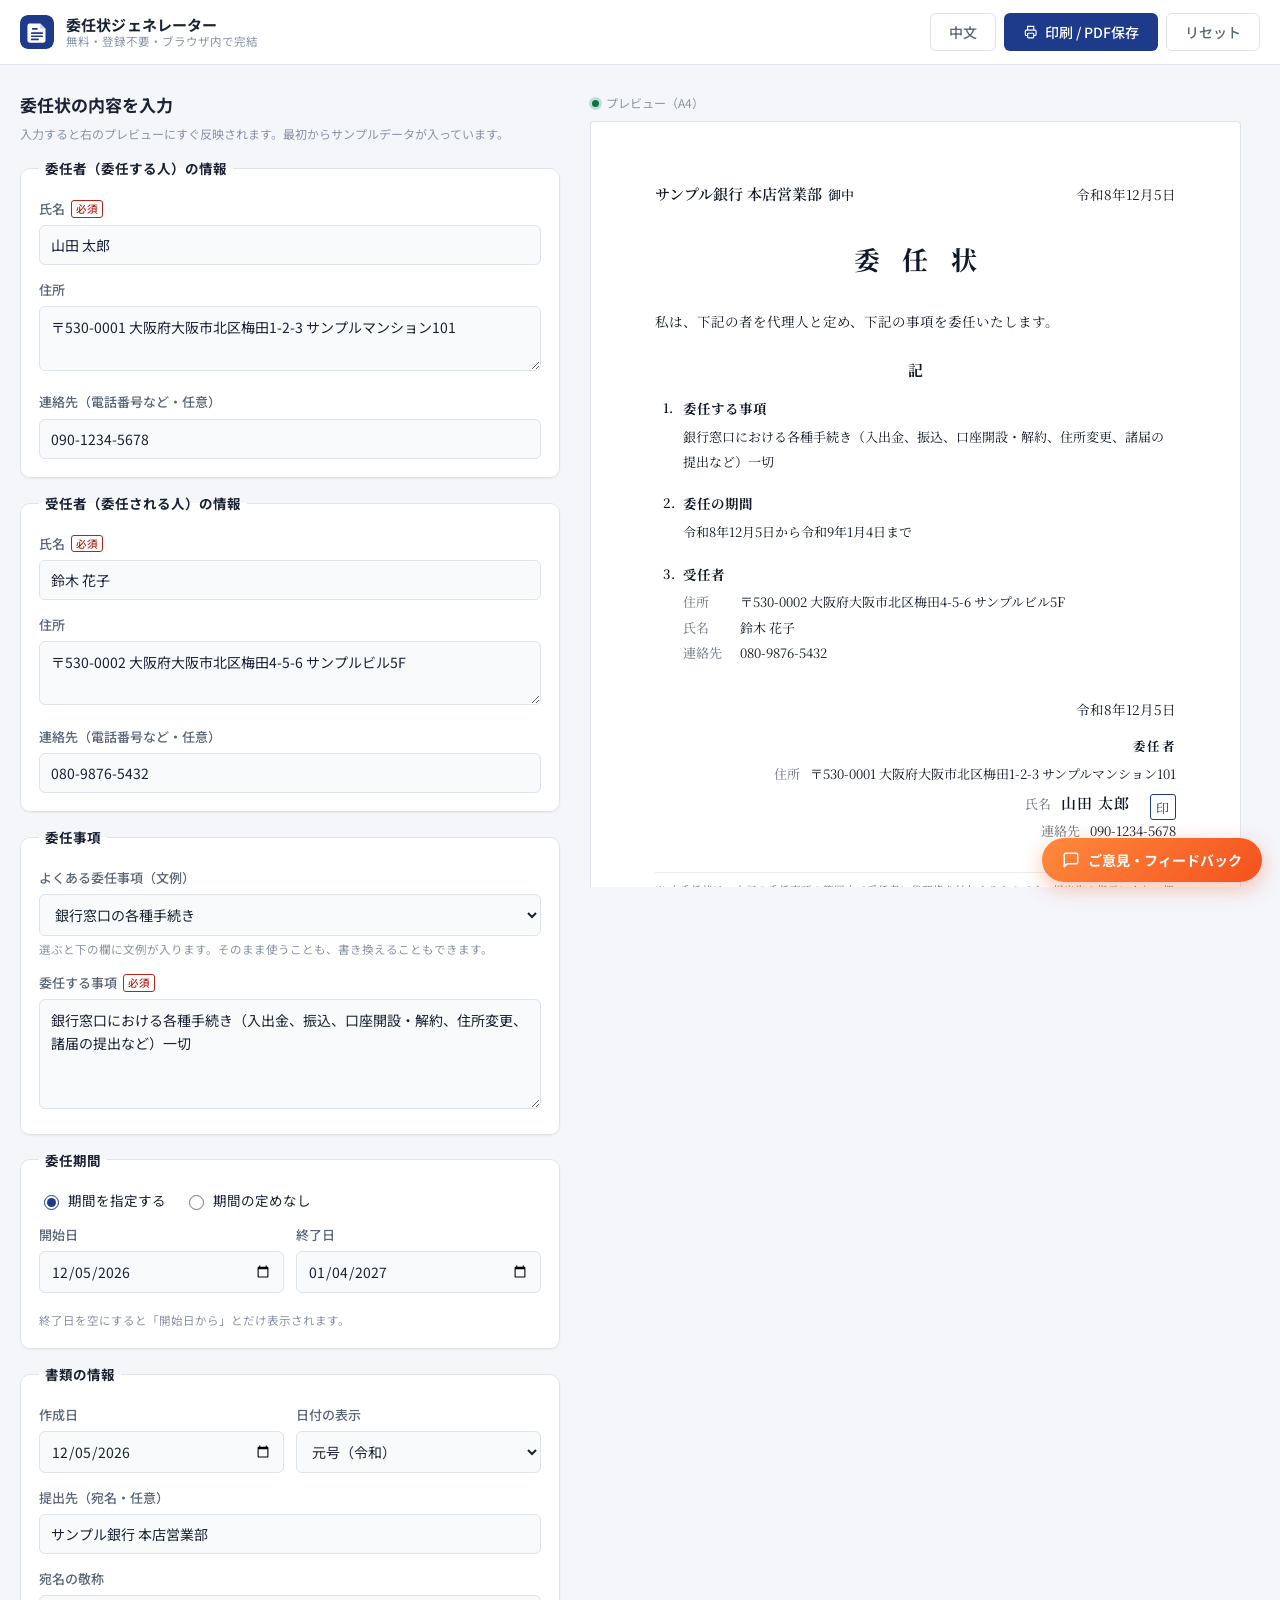
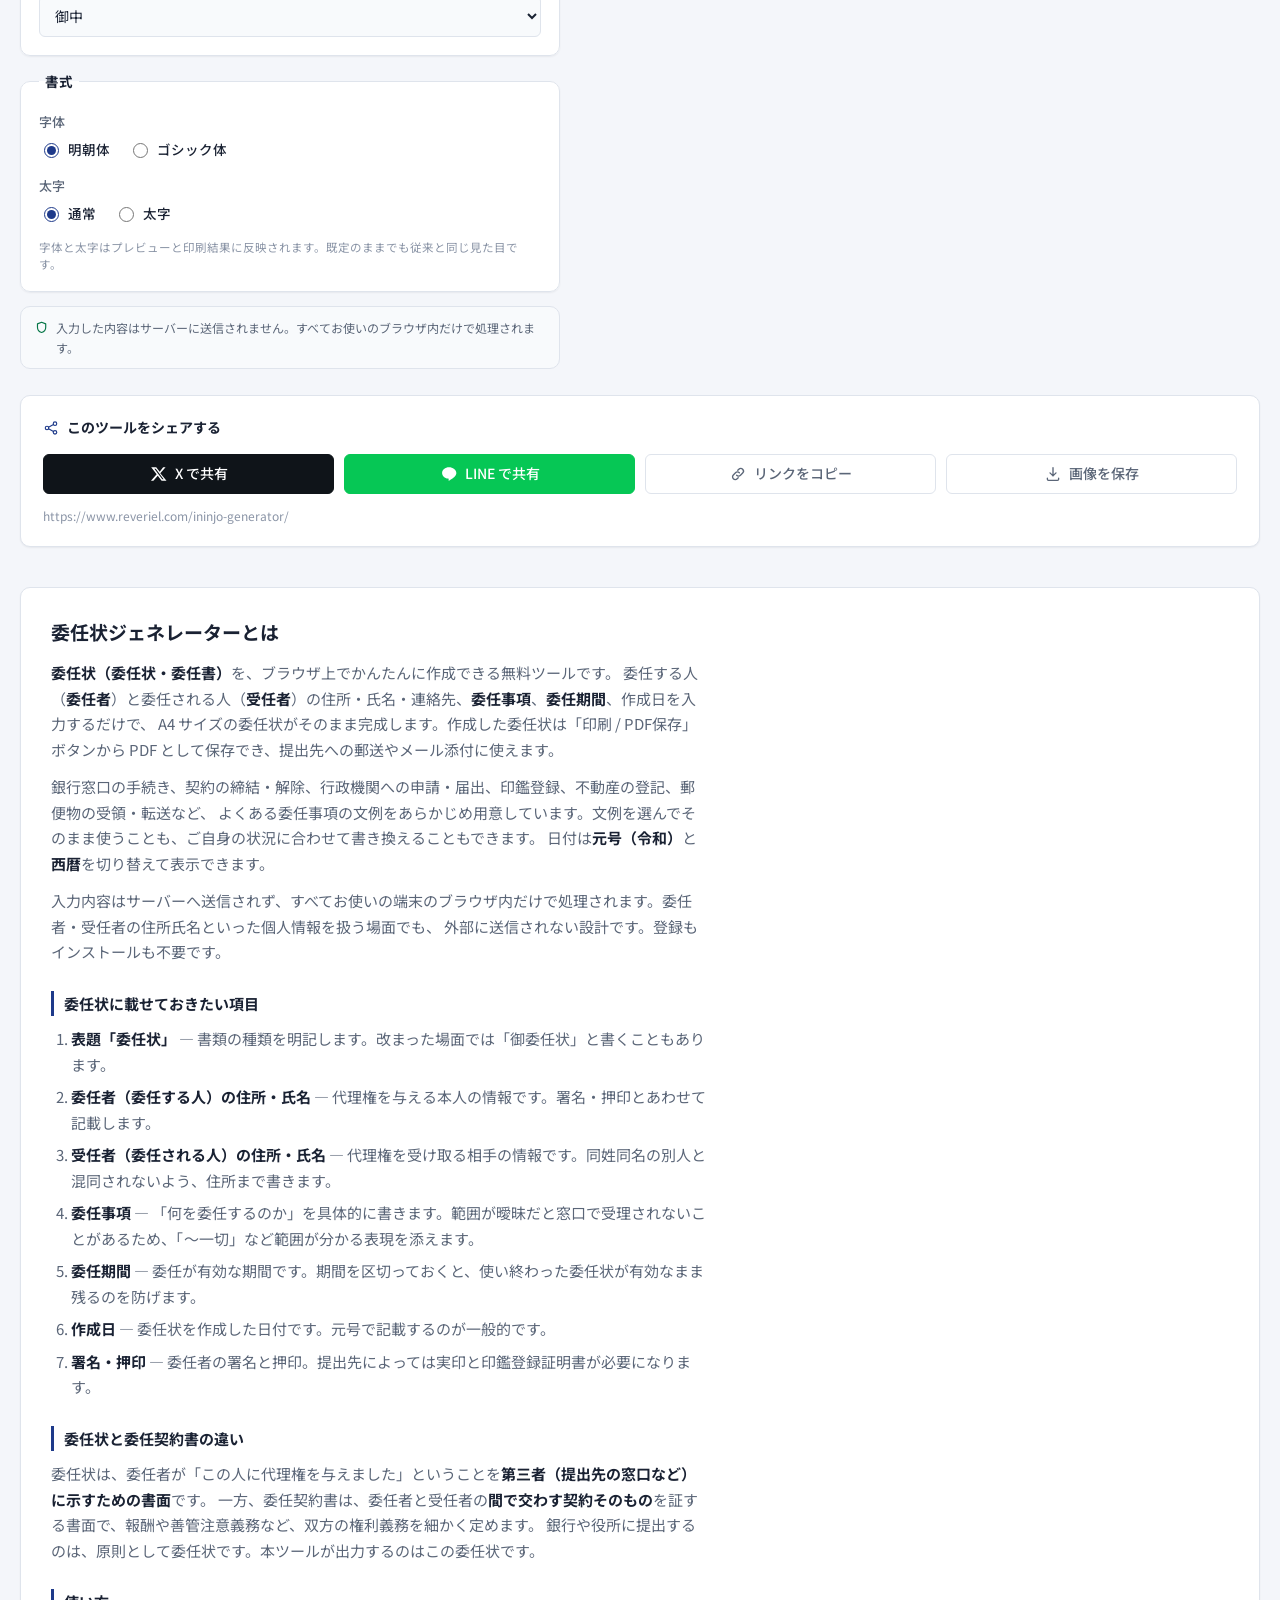
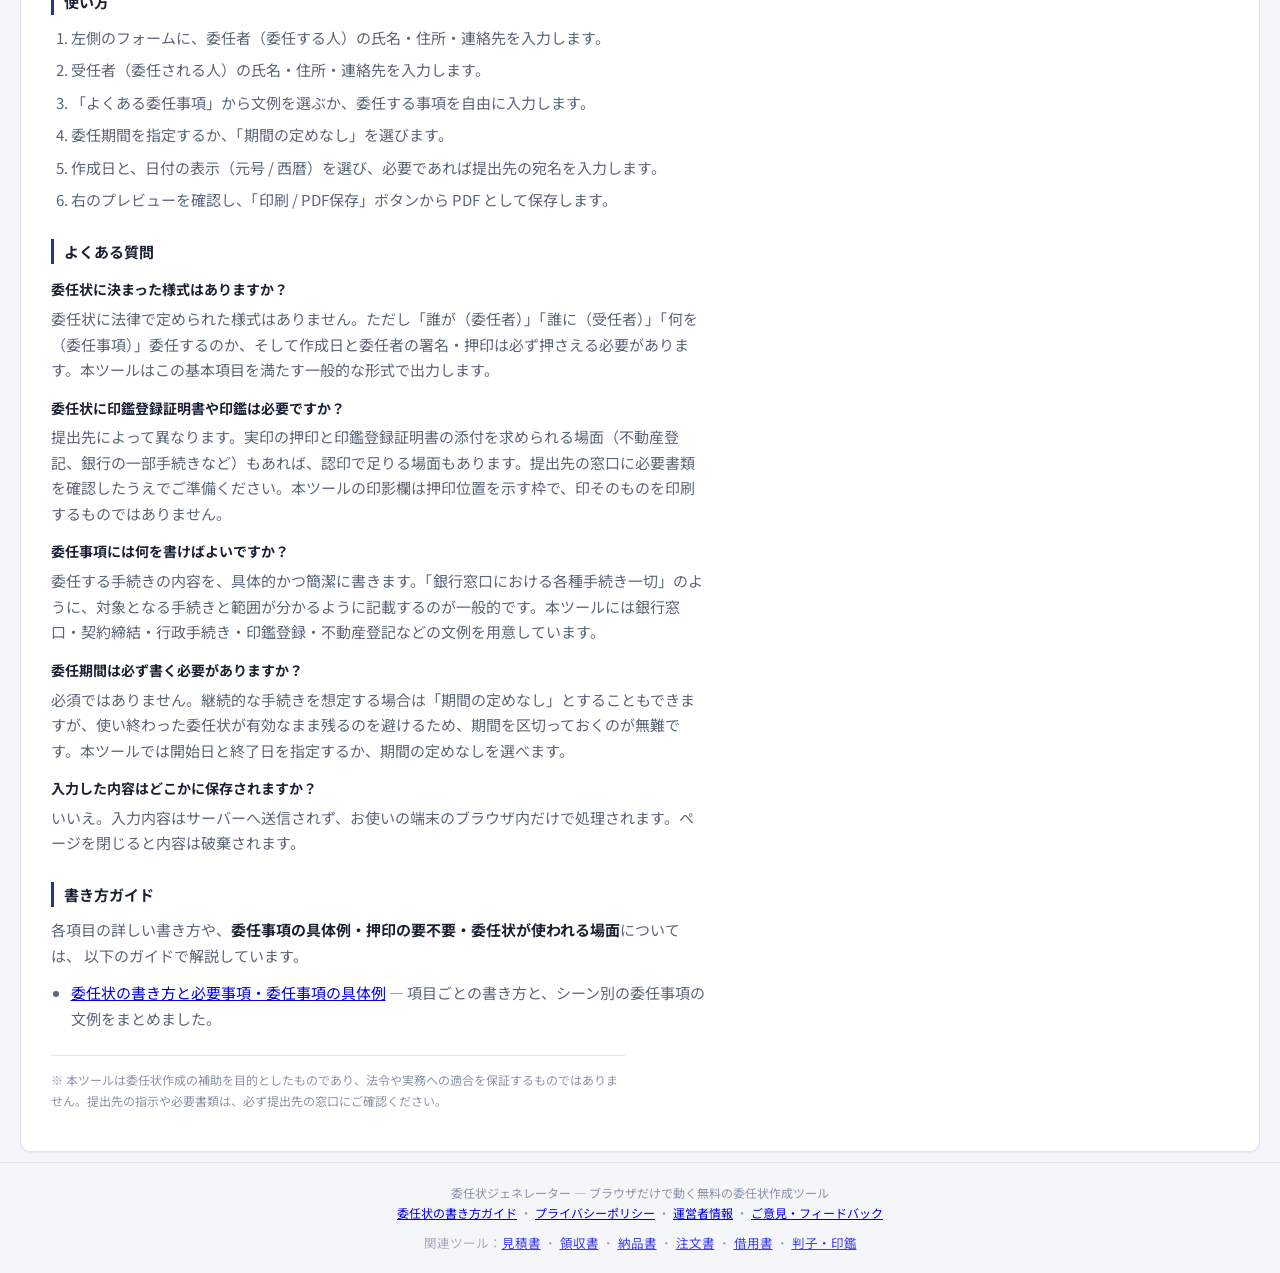
<file: index.html>
<!DOCTYPE html>
<html lang="ja">
<head>
<meta charset="UTF-8">
<meta name="viewport" content="width=device-width, initial-scale=1">
<title>委任状ジェネレーター｜無料・登録不要で委任状をPDF作成</title>
<meta name="description" content="委任状（委任状・委任書）を無料で作成できるツールです。委任者・受任者の住所氏名、委任事項、委任期間、作成日を入力するだけで、A4 の委任状がブラウザ内で完成します。銀行窓口・契約締結・行政手続き・印鑑登録・不動産登記などの文例つき。登録不要、入力内容は外部送信されません。">
<meta name="keywords" content="委任状,委任状 テンプレート,委任状 書き方,委任状 無料,委任状 PDF,委任状 フォーマット,委任事項,委任書">
<meta name="robots" content="index, follow">
<link rel="canonical" href="https://www.reveriel.com/ininjo-generator/">
<meta property="og:type" content="website">
<meta property="og:title" content="委任状ジェネレーター｜無料・登録不要で委任状をPDF作成">
<meta property="og:description" content="委任者・受任者・委任事項・委任期間を入力するだけで、A4 の委任状を無料で作成し、PDF 保存できます。ブラウザ内で完結。">
<meta property="og:locale" content="ja_JP">
<meta property="og:url" content="https://www.reveriel.com/ininjo-generator/">
<meta property="og:image" content="https://www.reveriel.com/ininjo-generator/og-image.png">
<meta property="og:image:width" content="1200">
<meta property="og:image:height" content="630">
<meta name="twitter:card" content="summary_large_image">
<meta name="twitter:image" content="https://www.reveriel.com/ininjo-generator/og-image.png">
<link rel="preconnect" href="https://fonts.googleapis.com">
<link rel="preconnect" href="https://fonts.gstatic.com" crossorigin>
<link href="https://fonts.googleapis.com/css2?family=Noto+Sans+JP:wght@400;500;700&family=Noto+Serif+JP:wght@400;600;700&display=swap" rel="stylesheet">
<link rel="icon" href="data:image/svg+xml,%3Csvg xmlns='http://www.w3.org/2000/svg' viewBox='0 0 32 32'%3E%3Crect width='32' height='32' rx='7' fill='%231e3a8a'/%3E%3Cpath d='M9 8h10l5 5v11a2 2 0 0 1-2 2H9a2 2 0 0 1-2-2V10a2 2 0 0 1 2-2z' fill='%23ffffff'/%3E%3Cpath d='M19 8v5h5' fill='%23c7d2fe'/%3E%3Cg stroke='%231e3a8a' stroke-width='1.6' stroke-linecap='round'%3E%3Cpath d='M12 13h4M11 17h10M11 20h10M11 23h6'/%3E%3C/g%3E%3C/svg%3E">
<link rel="stylesheet" href="style.css">
<!-- Cloudflare Web Analytics --><script type='module' src='https://static.cloudflareinsights.com/beacon.min.js' data-cf-beacon='{"token": "6fc01bf3ac5e457ba1bd16b91e5b653e"}'></script><!-- End Cloudflare Web Analytics -->
<script type="application/ld+json">
{
  "@context": "https://schema.org",
  "@graph": [
    {
      "@type": "WebApplication",
      "name": "委任状ジェネレーター",
      "url": "https://www.reveriel.com/ininjo-generator/",
      "applicationCategory": "BusinessApplication",
      "operatingSystem": "Web",
      "browserRequirements": "JavaScript が有効なブラウザ",
      "description": "委任者・受任者・委任事項・委任期間を入力するだけで、A4 の委任状（委任状・委任書）をブラウザ上で作成し、PDF として保存・印刷できる無料ツールです。",
      "offers": { "@type": "Offer", "price": "0", "priceCurrency": "JPY" },
      "featureList": [
        "委任者・受任者の住所・氏名・連絡先の記載",
        "銀行窓口・契約締結・行政手続き・印鑑登録・不動産登記などの委任事項の文例",
        "委任期間の指定（期限なしにも対応）",
        "元号（令和）・西暦の切り替え",
        "A4 縦の印刷・PDF 保存",
        "入力内容はブラウザ内のみで処理"
      ],
      "inLanguage": "ja"
    },
    {
      "@type": "FAQPage",
      "mainEntity": [
        {
          "@type": "Question",
          "name": "委任状に決まった様式はありますか？",
          "acceptedAnswer": {
            "@type": "Answer",
            "text": "委任状に法律で定められた様式はありません。ただし「誰が（委任者）」「誰に（受任者）」「何を（委任事項）」委任するのか、そして作成日と委任者の署名・押印は必ず押さえる必要があります。本ツールはこの基本項目を満たす一般的な形式で出力します。"
          }
        },
        {
          "@type": "Question",
          "name": "委任状に印鑑登録証明書や印鑑は必要ですか？",
          "acceptedAnswer": {
            "@type": "Answer",
            "text": "提出先によって異なります。実印の押印と印鑑登録証明書の添付を求められる場面（不動産登記、銀行の一部手続きなど）もあれば、認印で足りる場面もあります。提出先の窓口に必要書類を確認したうえでご準備ください。本ツールの印影欄は押印位置を示す枠で、印そのものを印刷するものではありません。"
          }
        },
        {
          "@type": "Question",
          "name": "委任事項には何を書けばよいですか？",
          "acceptedAnswer": {
            "@type": "Answer",
            "text": "委任する手続きの内容を、具体的かつ簡潔に書きます。「銀行窓口における各種手続き一切」のように、対象となる手続きと範囲が分かるように記載するのが一般的です。本ツールには銀行窓口・契約締結・行政手続き・印鑑登録・不動産登記などの文例を用意しています。"
          }
        },
        {
          "@type": "Question",
          "name": "委任期間は必ず書く必要がありますか？",
          "acceptedAnswer": {
            "@type": "Answer",
            "text": "必須ではありません。継続的な手続きを想定する場合は「期間の定めなし」とすることもできますが、使い終わった委任状が有効なまま残るのを避けるため、期間を区切っておくのが無難です。本ツールでは開始日と終了日を指定するか、期間の定めなしを選べます。"
          }
        },
        {
          "@type": "Question",
          "name": "入力した内容はサーバーに送信されますか？",
          "acceptedAnswer": {
            "@type": "Answer",
            "text": "いいえ。入力内容はサーバーへ送信されず、お使いの端末のブラウザ内だけで処理されます。ページを閉じると内容は破棄されます。"
          }
        }
      ]
    }
  ]
}
</script>
</head>
<body>

<header class="site-header no-print">
  <div class="wrap header-inner">
    <div class="brand">
      <svg class="brand-mark" viewBox="0 0 32 32" aria-hidden="true">
        <rect width="32" height="32" rx="7" fill="currentColor"/>
        <path d="M9 8h10l5 5v11a2 2 0 0 1-2 2H9a2 2 0 0 1-2-2V10a2 2 0 0 1 2-2z" fill="#fff"/>
        <path d="M19 8v5h5" fill="#c7d2fe"/>
        <g stroke="currentColor" stroke-width="1.6" stroke-linecap="round">
          <path d="M12 13h4M11 17h10M11 20h10M11 23h6"/>
        </g>
      </svg>
      <div class="brand-text">
        <strong data-i18n="brandName">委任状ジェネレーター</strong>
        <span data-i18n="tagline">無料・登録不要・ブラウザ内で完結</span>
      </div>
    </div>

    <div class="header-actions">
      <button type="button" class="btn btn-ghost" id="langBtn" aria-label="表示言語を切り替える / 切换语言">中文</button>
      <button type="button" class="btn btn-primary" id="printBtn">
        <svg viewBox="0 0 20 20" aria-hidden="true" class="ic">
          <path d="M6 7V3h8v4M6 15H4.5A1.5 1.5 0 0 1 3 13.5v-4A1.5 1.5 0 0 1 4.5 8h11A1.5 1.5 0 0 1 17 9.5v4a1.5 1.5 0 0 1-1.5 1.5H14" fill="none" stroke="currentColor" stroke-width="1.5" stroke-linecap="round"/>
          <rect x="6" y="12" width="8" height="6" rx="1" fill="none" stroke="currentColor" stroke-width="1.5"/>
        </svg>
        <span data-i18n="btnPrint">印刷 / PDF保存</span>
      </button>
      <button type="button" class="btn btn-ghost" id="resetBtn" data-i18n="btnReset">リセット</button>
    </div>
  </div>
</header>

<main class="wrap">

  <div class="layout">

  <!-- ============ 入力フォーム ============ -->
  <section class="pane form-pane no-print" aria-label="入力フォーム">
    <div class="pane-head">
      <h2 data-i18n="formTitle">委任状の内容を入力</h2>
      <p class="hint" data-i18n="formHint">入力すると右のプレビューにすぐ反映されます。最初からサンプルデータが入っています。</p>
    </div>

    <form id="delegationForm" autocomplete="off" novalidate>

      <fieldset class="card">
        <legend data-i18n="legendPrincipal">委任者（委任する人）の情報</legend>

        <div class="field">
          <label for="principalName"><span data-i18n="lblPrincipalName">氏名</span><span class="req" data-i18n="req">必須</span></label>
          <input type="text" id="principalName" name="principalName" data-i18n-ph="phPrincipalName" placeholder="例：山田 太郎">
        </div>

        <div class="field">
          <label for="principalAddress" data-i18n="lblPrincipalAddress">住所</label>
          <textarea id="principalAddress" name="principalAddress" rows="2" data-i18n-ph="phPrincipalAddress" placeholder="例：〒530-0001 大阪府大阪市北区梅田1-2-3 サンプルマンション101"></textarea>
        </div>

        <div class="field">
          <label for="principalContact" data-i18n="lblContact">連絡先（電話番号など・任意）</label>
          <input type="text" id="principalContact" name="principalContact" inputmode="tel" data-i18n-ph="phContact" placeholder="例：090-1234-5678">
        </div>
      </fieldset>

      <fieldset class="card">
        <legend data-i18n="legendAgent">受任者（委任される人）の情報</legend>

        <div class="field">
          <label for="agentName"><span data-i18n="lblAgentName">氏名</span><span class="req" data-i18n="req">必須</span></label>
          <input type="text" id="agentName" name="agentName" data-i18n-ph="phAgentName" placeholder="例：鈴木 花子">
        </div>

        <div class="field">
          <label for="agentAddress" data-i18n="lblAgentAddress">住所</label>
          <textarea id="agentAddress" name="agentAddress" rows="2" data-i18n-ph="phAgentAddress" placeholder="例：〒530-0002 大阪府大阪市北区梅田4-5-6 サンプルビル5F"></textarea>
        </div>

        <div class="field">
          <label for="agentContact" data-i18n="lblContact">連絡先（電話番号など・任意）</label>
          <input type="text" id="agentContact" name="agentContact" inputmode="tel" data-i18n-ph="phContact" placeholder="例：080-9876-5432">
        </div>
      </fieldset>

      <fieldset class="card">
        <legend data-i18n="legendMatters">委任事項</legend>

        <div class="field">
          <label for="mattersPreset" data-i18n="lblMattersPreset">よくある委任事項（文例）</label>
          <select id="mattersPreset" name="mattersPreset">
            <option value="" selected data-i18n="optMattersChoose">—— 選択してください（または自由に入力）——</option>
            <option value="bank" data-i18n="presetBank">銀行窓口の各種手続き</option>
            <option value="contract" data-i18n="presetContract">契約の締結・解除</option>
            <option value="admin" data-i18n="presetAdmin">行政機関への申請・届出</option>
            <option value="inkan" data-i18n="presetInkan">印鑑登録に関する手続き</option>
            <option value="realestate" data-i18n="presetRealestate">不動産の登記に関する手続き</option>
            <option value="mail" data-i18n="presetMail">郵便物の受領・転送</option>
          </select>
          <p class="help" data-i18n="helpMattersPreset">選ぶと下の欄に文例が入ります。そのまま使うことも、書き換えることもできます。</p>
        </div>

        <div class="field">
          <label for="matters"><span data-i18n="lblMatters">委任する事項</span><span class="req" data-i18n="req">必須</span></label>
          <textarea id="matters" name="matters" rows="4" data-i18n-ph="phMatters" placeholder="例：銀行窓口における各種手続き（入出金、振込、口座開設・解約、住所変更など）一切"></textarea>
        </div>
      </fieldset>

      <fieldset class="card">
        <legend data-i18n="legendPeriod">委任期間</legend>

        <div class="radio-row">
          <label><input type="radio" name="periodType" value="range" checked><span data-i18n="optPeriodRange">期間を指定する</span></label>
          <label><input type="radio" name="periodType" value="none"><span data-i18n="optPeriodNone">期間の定めなし</span></label>
        </div>

        <div class="grid-2" id="periodFields">
          <div class="field">
            <label for="periodFrom" data-i18n="lblPeriodFrom">開始日</label>
            <input type="date" id="periodFrom" name="periodFrom">
          </div>
          <div class="field">
            <label for="periodTo" data-i18n="lblPeriodTo">終了日</label>
            <input type="date" id="periodTo" name="periodTo">
          </div>
        </div>
        <p class="help" data-i18n="helpPeriod">終了日を空にすると「開始日から」とだけ表示されます。</p>
      </fieldset>

      <fieldset class="card">
        <legend data-i18n="legendDoc">書類の情報</legend>

        <div class="grid-2">
          <div class="field">
            <label for="issueDate" data-i18n="lblIssueDate">作成日</label>
            <input type="date" id="issueDate" name="issueDate">
          </div>
          <div class="field">
            <label for="eraStyle" data-i18n="lblEraStyle">日付の表示</label>
            <select id="eraStyle" name="eraStyle">
              <option value="era" selected data-i18n="optEraJa">元号（令和）</option>
              <option value="west" data-i18n="optEraWest">西暦</option>
            </select>
          </div>
        </div>

        <div class="field">
          <label for="recipient" data-i18n="lblRecipient">提出先（宛名・任意）</label>
          <input type="text" id="recipient" name="recipient" data-i18n-ph="phRecipient" placeholder="例：サンプル銀行 本店営業部">
        </div>

        <div class="field">
          <label for="recipientHonorific" data-i18n="lblHonorific">宛名の敬称</label>
          <select id="recipientHonorific" name="recipientHonorific">
            <option value="御中" selected>御中</option>
            <option value="様">様</option>
            <option value="">（付けない）</option>
          </select>
        </div>
      </fieldset>

      <fieldset class="card">
        <legend data-i18n="legendFormat">書式</legend>

        <div class="field">
          <label data-i18n="lblFont">字体</label>
          <div class="radio-row">
            <label><input type="radio" name="docFont" value="mincho" checked><span data-i18n="optMincho">明朝体</span></label>
            <label><input type="radio" name="docFont" value="gothic"><span data-i18n="optGothic">ゴシック体</span></label>
          </div>
        </div>

        <div class="field">
          <label data-i18n="lblWeight">太字</label>
          <div class="radio-row">
            <label><input type="radio" name="docWeight" value="normal" checked><span data-i18n="optNormal">通常</span></label>
            <label><input type="radio" name="docWeight" value="bold"><span data-i18n="optBold">太字</span></label>
          </div>
        </div>

        <p class="help" data-i18n="helpFormat">字体と太字はプレビューと印刷結果に反映されます。既定のままでも従来と同じ見た目です。</p>
      </fieldset>

      <p class="privacy-note">
        <svg viewBox="0 0 16 16" aria-hidden="true" class="ic"><path d="M8 1.5 3 3.5v4c0 3 2.1 5.6 5 6.5 2.9-.9 5-3.5 5-6.5v-4L8 1.5z" fill="none" stroke="currentColor" stroke-width="1.4" stroke-linejoin="round"/></svg>
        <span data-i18n="privacy">入力した内容はサーバーに送信されません。すべてお使いのブラウザ内だけで処理されます。</span>
      </p>
    </form>
  </section>

  <!-- ============ プレビュー / 印刷対象 ============ -->
  <section class="pane preview-pane" aria-label="プレビュー">
    <div class="preview-bar no-print">
      <span class="dot"></span> <span data-i18n="previewBar">プレビュー（A4）</span>
    </div>

    <div class="paper-wrap">
      <article class="paper" id="paper">
        <div class="doc-topline">
          <p class="doc-recipient" id="pvRecipientLine" hidden>
            <span id="pvRecipient">サンプル銀行 本店営業部</span><span class="honorific" id="pvRecipientHonorific">御中</span>
          </p>
          <p class="doc-date" id="pvDate">令和8年10月13日</p>
        </div>

        <h1 class="doc-title" id="docTitle">委 任 状</h1>

        <p class="doc-lead" id="pvLead">私は、下記の者を代理人と定め、下記の事項を委任いたします。</p>

        <p class="ki-mark">記</p>

        <ol class="doc-items">
          <li class="doc-item">
            <p class="item-title" id="pvItemMatters">委任する事項</p>
            <p class="item-body" id="pvMatters"></p>
          </li>

          <li class="doc-item">
            <p class="item-title" id="pvItemPeriod">委任の期間</p>
            <p class="item-body" id="pvPeriod"></p>
          </li>

          <li class="doc-item">
            <p class="item-title" id="pvItemAgent">受任者</p>
            <div class="party">
              <p class="party-line" id="pvAgentAddressLine">
                <span class="party-label">住所</span>
                <span class="party-value" id="pvAgentAddress"></span>
              </p>
              <p class="party-line" id="pvAgentNameLine">
                <span class="party-label">氏名</span>
                <span class="party-value" id="pvAgentName"></span>
              </p>
              <p class="party-line" id="pvAgentContactLine">
                <span class="party-label">連絡先</span>
                <span class="party-value" id="pvAgentContact"></span>
              </p>
            </div>
          </li>
        </ol>

        <div class="sign-block">
          <p class="sign-date" id="pvSignDate">令和8年10月13日</p>
          <p class="sign-role" id="pvRolePrincipal">委任者</p>
          <p class="sign-line" id="pvPrincipalAddressLine">
            <span class="party-label">住所</span>
            <span class="party-value" id="pvPrincipalAddress"></span>
          </p>
          <p class="sign-line" id="pvPrincipalNameLine">
            <span class="party-label">氏名</span>
            <span class="party-value sign-name" id="pvPrincipalName"></span>
            <span class="seal-box" aria-hidden="true">印</span>
          </p>
          <p class="sign-line" id="pvPrincipalContactLine">
            <span class="party-label">連絡先</span>
            <span class="party-value" id="pvPrincipalContact"></span>
          </p>
        </div>

        <p class="paper-footnote" id="pvPaperNote">※ 本委任状は、上記の委任事項の範囲内で受任者に代理権を付与するものです。提出先の指示により、押印や印鑑登録証明書の添付が必要となる場合があります。</p>
      </article>
    </div>
  </section>

  <!-- ============ シェア（バイラル導線） ============ -->
  <section class="share-block no-print" id="shareBlock" aria-label="share">
    <p class="share-block-title">
      <svg viewBox="0 0 24 24" fill="none" stroke="currentColor" stroke-width="1.7" stroke-linecap="round" stroke-linejoin="round" aria-hidden="true"><circle cx="18" cy="5.5" r="2.6"/><circle cx="6" cy="12" r="2.6"/><circle cx="18" cy="18.5" r="2.6"/><path d="M8.3 10.8 15.7 6.7M8.3 13.2l7.4 4.1"/></svg>
      <span data-i18n="shareTitle">このツールをシェアする</span>
    </p>
    <div class="share-row">
      <button class="btn share-btn share-x" id="shareXBtn" type="button" aria-label="X">
        <svg class="share-logo" viewBox="0 0 24 24" fill="currentColor" aria-hidden="true"><path d="M17.53 3h3.24l-7.08 8.09L22 21h-6.52l-5.11-6.68L4.53 21H1.29l7.57-8.66L1.6 3h6.69l4.62 6.1L17.53 3Zm-1.14 16.06h1.8L7.7 4.85H5.77l10.62 14.21Z"/></svg>
        <span data-i18n="shareX">X で共有</span>
      </button>
      <button class="btn share-btn share-line" id="shareLineBtn" type="button" aria-label="LINE">
        <svg class="share-logo" viewBox="0 0 24 24" fill="currentColor" aria-hidden="true"><path d="M12 3C6.9 3 2.8 6.4 2.8 10.6c0 3.77 3.35 6.93 7.88 7.53.31.07.73.2.83.47.1.24.06.62.03.87l-.13.83c-.04.24-.19.94.82.51 1.01-.42 5.44-3.2 7.42-5.48 1.37-1.47 2.13-2.96 2.13-4.73C21.78 6.4 17.1 3 12 3Z"/></svg>
        <span data-i18n="shareLine">LINE で共有</span>
      </button>
      <button class="btn share-btn share-copy" id="shareCopyBtn" type="button" aria-label="copy link">
        <svg class="share-logo" viewBox="0 0 24 24" fill="none" stroke="currentColor" stroke-width="1.8" stroke-linecap="round" stroke-linejoin="round" aria-hidden="true"><path d="M10.2 13.7a3.6 3.6 0 0 0 5.1 0l2.9-2.9a3.6 3.6 0 0 0-5.1-5.1l-1.4 1.4"/><path d="M13.8 10.3a3.6 3.6 0 0 0-5.1 0l-2.9 2.9a3.6 3.6 0 0 0 5.1 5.1l1.4-1.4"/></svg>
        <span id="shareCopyLabel" data-i18n="shareCopy">リンクをコピー</span>
      </button>
      <button class="btn share-btn share-img" id="shareSaveBtn" type="button" aria-label="save image">
        <svg class="share-logo" viewBox="0 0 24 24" fill="none" stroke="currentColor" stroke-width="1.8" stroke-linecap="round" stroke-linejoin="round" aria-hidden="true"><path d="M12 3.5v11M8 10.5l4 4 4-4"/><path d="M4.5 17.5V19a1.5 1.5 0 0 0 1.5 1.5h12a1.5 1.5 0 0 0 1.5-1.5v-1.5"/></svg>
        <span id="shareSaveLabel" data-i18n="shareSave">画像を保存</span>
      </button>
    </div>
    <p class="share-url" id="shareUrlText"></p>
  </section>

  <!-- ============ SEO 説明文 ============ -->
  </div>

  <section class="seo no-print" aria-label="ツールについて">
    <h2>委任状ジェネレーターとは</h2>
    <p>
      <strong>委任状（委任状・委任書）</strong>を、ブラウザ上でかんたんに作成できる無料ツールです。
      委任する人（<strong>委任者</strong>）と委任される人（<strong>受任者</strong>）の住所・氏名・連絡先、<strong>委任事項</strong>、<strong>委任期間</strong>、作成日を入力するだけで、
      A4 サイズの委任状がそのまま完成します。作成した委任状は「印刷 / PDF保存」ボタンから PDF として保存でき、提出先への郵送やメール添付に使えます。
    </p>
    <p>
      銀行窓口の手続き、契約の締結・解除、行政機関への申請・届出、印鑑登録、不動産の登記、郵便物の受領・転送など、
      よくある委任事項の文例をあらかじめ用意しています。文例を選んでそのまま使うことも、ご自身の状況に合わせて書き換えることもできます。
      日付は<strong>元号（令和）</strong>と<strong>西暦</strong>を切り替えて表示できます。
    </p>
    <p>
      入力内容はサーバーへ送信されず、すべてお使いの端末のブラウザ内だけで処理されます。委任者・受任者の住所氏名といった個人情報を扱う場面でも、
      外部に送信されない設計です。登録もインストールも不要です。
    </p>

    <h3>委任状に載せておきたい項目</h3>
    <ol class="seo-list">
      <li><strong>表題「委任状」</strong> — 書類の種類を明記します。改まった場面では「御委任状」と書くこともあります。</li>
      <li><strong>委任者（委任する人）の住所・氏名</strong> — 代理権を与える本人の情報です。署名・押印とあわせて記載します。</li>
      <li><strong>受任者（委任される人）の住所・氏名</strong> — 代理権を受け取る相手の情報です。同姓同名の別人と混同されないよう、住所まで書きます。</li>
      <li><strong>委任事項</strong> — 「何を委任するのか」を具体的に書きます。範囲が曖昧だと窓口で受理されないことがあるため、「〜一切」など範囲が分かる表現を添えます。</li>
      <li><strong>委任期間</strong> — 委任が有効な期間です。期間を区切っておくと、使い終わった委任状が有効なまま残るのを防げます。</li>
      <li><strong>作成日</strong> — 委任状を作成した日付です。元号で記載するのが一般的です。</li>
      <li><strong>署名・押印</strong> — 委任者の署名と押印。提出先によっては実印と印鑑登録証明書が必要になります。</li>
    </ol>

    <h3>委任状と委任契約書の違い</h3>
    <p>
      委任状は、委任者が「この人に代理権を与えました」ということを<strong>第三者（提出先の窓口など）に示すための書面</strong>です。
      一方、委任契約書は、委任者と受任者の<strong>間で交わす契約そのもの</strong>を証する書面で、報酬や善管注意義務など、双方の権利義務を細かく定めます。
      銀行や役所に提出するのは、原則として委任状です。本ツールが出力するのはこの委任状です。
    </p>

    <h3>使い方</h3>
    <ol class="seo-list">
      <li>左側のフォームに、委任者（委任する人）の氏名・住所・連絡先を入力します。</li>
      <li>受任者（委任される人）の氏名・住所・連絡先を入力します。</li>
      <li>「よくある委任事項」から文例を選ぶか、委任する事項を自由に入力します。</li>
      <li>委任期間を指定するか、「期間の定めなし」を選びます。</li>
      <li>作成日と、日付の表示（元号 / 西暦）を選び、必要であれば提出先の宛名を入力します。</li>
      <li>右のプレビューを確認し、「印刷 / PDF保存」ボタンから PDF として保存します。</li>
    </ol>

    <h3>よくある質問</h3>
    <dl class="faq">
      <dt>委任状に決まった様式はありますか？</dt>
      <dd>委任状に法律で定められた様式はありません。ただし「誰が（委任者）」「誰に（受任者）」「何を（委任事項）」委任するのか、そして作成日と委任者の署名・押印は必ず押さえる必要があります。本ツールはこの基本項目を満たす一般的な形式で出力します。</dd>

      <dt>委任状に印鑑登録証明書や印鑑は必要ですか？</dt>
      <dd>提出先によって異なります。実印の押印と印鑑登録証明書の添付を求められる場面（不動産登記、銀行の一部手続きなど）もあれば、認印で足りる場面もあります。提出先の窓口に必要書類を確認したうえでご準備ください。本ツールの印影欄は押印位置を示す枠で、印そのものを印刷するものではありません。</dd>

      <dt>委任事項には何を書けばよいですか？</dt>
      <dd>委任する手続きの内容を、具体的かつ簡潔に書きます。「銀行窓口における各種手続き一切」のように、対象となる手続きと範囲が分かるように記載するのが一般的です。本ツールには銀行窓口・契約締結・行政手続き・印鑑登録・不動産登記などの文例を用意しています。</dd>

      <dt>委任期間は必ず書く必要がありますか？</dt>
      <dd>必須ではありません。継続的な手続きを想定する場合は「期間の定めなし」とすることもできますが、使い終わった委任状が有効なまま残るのを避けるため、期間を区切っておくのが無難です。本ツールでは開始日と終了日を指定するか、期間の定めなしを選べます。</dd>

      <dt>入力した内容はどこかに保存されますか？</dt>
      <dd>いいえ。入力内容はサーバーへ送信されず、お使いの端末のブラウザ内だけで処理されます。ページを閉じると内容は破棄されます。</dd>
    </dl>

    <h3>書き方ガイド</h3>
    <p>
      各項目の詳しい書き方や、<strong>委任事項の具体例・押印の要不要・委任状が使われる場面</strong>については、
      以下のガイドで解説しています。
    </p>
    <ul class="seo-list">
      <li><a href="https://www.reveriel.com/ininjo-generator/ininjo-kakikata.html">委任状の書き方と必要事項・委任事項の具体例</a> — 項目ごとの書き方と、シーン別の委任事項の文例をまとめました。</li>
    </ul>

    <p class="disclaimer">
      ※ 本ツールは委任状作成の補助を目的としたものであり、法令や実務への適合を保証するものではありません。提出先の指示や必要書類は、必ず提出先の窓口にご確認ください。
    </p>
  </section>
</main>

<footer class="site-footer no-print">
  <div class="wrap">
    <p>委任状ジェネレーター — ブラウザだけで動く無料の委任状作成ツール</p>
    <p><a href="https://www.reveriel.com/ininjo-generator/ininjo-kakikata.html">委任状の書き方ガイド</a> ・ <a href="https://www.reveriel.com/ininjo-generator/privacy.html">プライバシーポリシー</a> ・ <a href="https://www.reveriel.com/ininjo-generator/company.html">運営者情報</a> ・ <a href="https://docs.google.com/forms/d/e/1FAIpQLSfHGUfgAlViT3TFiVtJi_EpJ4ioUpd9oGyaJ7rehEV-gBH_PA/viewform?usp=pp_url&amp;entry.1745177199=%E5%A7%94%E4%BB%BB%E7%8A%B6" target="_blank" rel="noopener">ご意見・フィードバック</a></p>
    <p style="margin-top:8px;font-size:12.5px;opacity:.75;">関連ツール：<a href="https://www.reveriel.com/mitsumori-pdf/">見積書</a> ・ <a href="https://www.reveriel.com/ryoshusho-pdf/">領収書</a> ・ <a href="https://www.reveriel.com/nohinsho-pdf/">納品書</a> ・ <a href="https://www.reveriel.com/chumonsho-pdf/">注文書</a> ・ <a href="https://www.reveriel.com/shakuyo-contract/">借用書</a> ・ <a href="https://www.reveriel.com/hanko-generator/">判子・印鑑</a></p>
  </div>
</footer>

<script src="script.js"></script>
<!-- フィードバックFAB（右下固定・常時表示） -->
<a href="https://docs.google.com/forms/d/e/1FAIpQLSfHGUfgAlViT3TFiVtJi_EpJ4ioUpd9oGyaJ7rehEV-gBH_PA/viewform?usp=pp_url&amp;entry.1745177199=%E5%A7%94%E4%BB%BB%E7%8A%B6" target="_blank" rel="noopener" class="feedback-fab" aria-label="ご意見・フィードバックを送る">
  <svg viewBox="0 0 24 24" fill="none" stroke="currentColor" stroke-width="2" stroke-linecap="round" stroke-linejoin="round" aria-hidden="true"><path d="M21 15a2 2 0 0 1-2 2H7l-4 4V5a2 2 0 0 1 2-2h14a2 2 0 0 1 2 2z"/></svg>
  <span>ご意見・フィードバック</span>
</a>
<script src="feedback.js" defer></script>
</body>
</html>
</file>
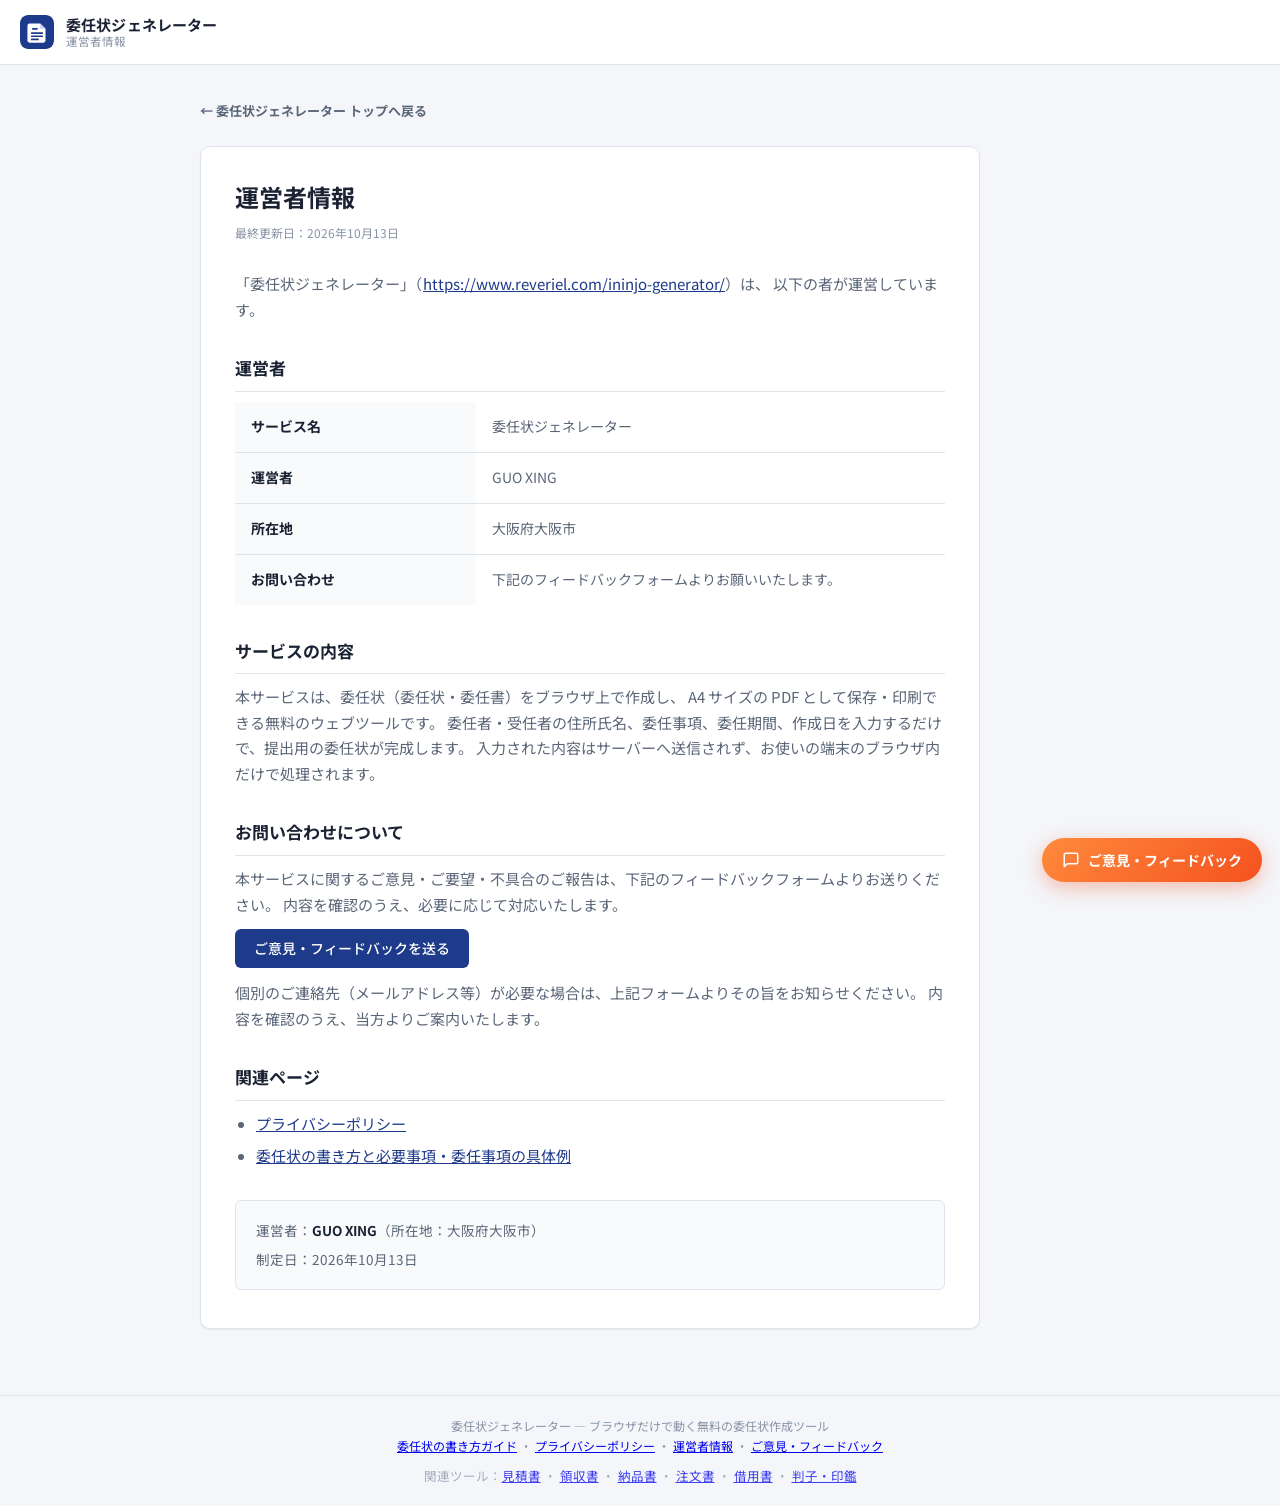
<file: company.html>
<!DOCTYPE html>
<html lang="ja">
<head>
<meta charset="UTF-8">
<meta name="viewport" content="width=device-width, initial-scale=1">
<title>運営者情報｜委任状ジェネレーター</title>
<meta name="description" content="委任状ジェネレーターの運営者情報ページです。運営者、所在地、お問い合わせ方法（フィードバックフォーム）について掲載しています。">
<meta name="robots" content="index, follow">
<link rel="canonical" href="https://www.reveriel.com/ininjo-generator/company.html">
<meta property="og:type" content="website">
<meta property="og:title" content="運営者情報｜委任状ジェネレーター">
<meta property="og:description" content="委任状ジェネレーターの運営者、所在地、お問い合わせ方法についてのご案内です。">
<meta property="og:locale" content="ja_JP">
<meta property="og:url" content="https://www.reveriel.com/ininjo-generator/company.html">
<meta property="og:image" content="https://www.reveriel.com/ininjo-generator/og-image.png">
<meta name="twitter:card" content="summary_large_image">
<meta name="twitter:image" content="https://www.reveriel.com/ininjo-generator/og-image.png">
<link rel="icon" href="data:image/svg+xml,%3Csvg xmlns='http://www.w3.org/2000/svg' viewBox='0 0 32 32'%3E%3Crect width='32' height='32' rx='7' fill='%231e3a8a'/%3E%3Cpath d='M9 8h10l5 5v11a2 2 0 0 1-2 2H9a2 2 0 0 1-2-2V10a2 2 0 0 1 2-2z' fill='%23ffffff'/%3E%3Cpath d='M19 8v5h5' fill='%23c7d2fe'/%3E%3Cg stroke='%231e3a8a' stroke-width='1.6' stroke-linecap='round'%3E%3Cpath d='M12 13h4M11 17h10M11 20h10M11 23h6'/%3E%3C/g%3E%3C/svg%3E">
<link rel="preconnect" href="https://fonts.googleapis.com">
<link rel="preconnect" href="https://fonts.gstatic.com" crossorigin>
<link href="https://fonts.googleapis.com/css2?family=Noto+Sans+JP:wght@400;500;700&display=swap" rel="stylesheet">
<link rel="stylesheet" href="style.css">
<link rel="stylesheet" href="guide.css">
<!-- Cloudflare Web Analytics --><script type='module' src='https://static.cloudflareinsights.com/beacon.min.js' data-cf-beacon='{"token": "6fc01bf3ac5e457ba1bd16b91e5b653e"}'></script><!-- End Cloudflare Web Analytics -->
<script type="application/ld+json">
{
  "@context": "https://schema.org",
  "@type": "Organization",
  "name": "委任状ジェネレーター",
  "url": "https://www.reveriel.com/ininjo-generator/",
  "founder": { "@type": "Person", "name": "GUO XING" },
  "address": {
    "@type": "PostalAddress",
    "addressCountry": "JP",
    "addressRegion": "大阪府",
    "addressLocality": "大阪市"
  },
  "contactPoint": {
    "@type": "ContactPoint",
    "contactType": "customer support",
    "url": "https://www.reveriel.com/ininjo-generator/company.html",
    "availableLanguage": ["ja"]
  }
}
</script>
</head>
<body>

<header class="site-header no-print">
  <div class="wrap header-inner">
    <a class="brand" href="https://www.reveriel.com/ininjo-generator/" style="text-decoration:none;color:inherit;">
      <svg class="brand-mark" viewBox="0 0 32 32" aria-hidden="true">
        <rect width="32" height="32" rx="7" fill="currentColor"/>
        <path d="M9 8h10l5 5v11a2 2 0 0 1-2 2H9a2 2 0 0 1-2-2V10a2 2 0 0 1 2-2z" fill="#fff"/>
        <path d="M19 8v5h5" fill="#c7d2fe"/>
        <g stroke="currentColor" stroke-width="1.6" stroke-linecap="round">
          <path d="M12 13h4M11 17h10M11 20h10M11 23h6"/>
        </g>
      </svg>
      <div class="brand-text">
        <strong>委任状ジェネレーター</strong>
        <span>運営者情報</span>
      </div>
    </a>
  </div>
</header>

<main class="wrap">
  <section class="legal-page">
    <div class="guide-col">
      <a class="legal-back" href="https://www.reveriel.com/ininjo-generator/">← 委任状ジェネレーター トップへ戻る</a>

      <article class="legal">
        <h1>運営者情報</h1>
        <p class="legal-meta">最終更新日：2026年10月13日</p>

        <p>
          「委任状ジェネレーター」（<a href="https://www.reveriel.com/ininjo-generator/">https://www.reveriel.com/ininjo-generator/</a>）は、
          以下の者が運営しています。
        </p>

        <h2>運営者</h2>
        <table class="legal-table">
          <tbody>
            <tr>
              <th>サービス名</th>
              <td>委任状ジェネレーター</td>
            </tr>
            <tr>
              <th>運営者</th>
              <td>GUO XING</td>
            </tr>
            <tr>
              <th>所在地</th>
              <td>大阪府大阪市</td>
            </tr>
            <tr>
              <th>お問い合わせ</th>
              <td>下記のフィードバックフォームよりお願いいたします。</td>
            </tr>
          </tbody>
        </table>

        <h2>サービスの内容</h2>
        <p>
          本サービスは、委任状（委任状・委任書）をブラウザ上で作成し、
          A4 サイズの PDF として保存・印刷できる無料のウェブツールです。
          委任者・受任者の住所氏名、委任事項、委任期間、作成日を入力するだけで、提出用の委任状が完成します。
          入力された内容はサーバーへ送信されず、お使いの端末のブラウザ内だけで処理されます。
        </p>

        <h2>お問い合わせについて</h2>
        <p>
          本サービスに関するご意見・ご要望・不具合のご報告は、下記のフィードバックフォームよりお送りください。
          内容を確認のうえ、必要に応じて対応いたします。
        </p>
        <p>
          <a class="btn btn-primary" href="https://docs.google.com/forms/d/e/1FAIpQLSfHGUfgAlViT3TFiVtJi_EpJ4ioUpd9oGyaJ7rehEV-gBH_PA/viewform?usp=pp_url&amp;entry.1745177199=%E5%A7%94%E4%BB%BB%E7%8A%B6" target="_blank" rel="noopener">ご意見・フィードバックを送る</a>
        </p>
        <p>
          個別のご連絡先（メールアドレス等）が必要な場合は、上記フォームよりその旨をお知らせください。
          内容を確認のうえ、当方よりご案内いたします。
        </p>

        <h2>関連ページ</h2>
        <ul>
          <li><a href="https://www.reveriel.com/ininjo-generator/privacy.html">プライバシーポリシー</a></li>
          <li><a href="https://www.reveriel.com/ininjo-generator/ininjo-kakikata.html">委任状の書き方と必要事項・委任事項の具体例</a></li>
        </ul>

        <div class="legal-contact">
          <p>運営者：<strong>GUO XING</strong>（所在地：大阪府大阪市）</p>
          <p>制定日：2026年10月13日</p>
        </div>
      </article>
    </div>
  </section>
</main>

<footer class="site-footer no-print">
  <div class="wrap">
    <p>委任状ジェネレーター — ブラウザだけで動く無料の委任状作成ツール</p>
    <p>
      <a href="https://www.reveriel.com/ininjo-generator/ininjo-kakikata.html">委任状の書き方ガイド</a> ・
      <a href="https://www.reveriel.com/ininjo-generator/privacy.html">プライバシーポリシー</a> ・
      <a href="https://www.reveriel.com/ininjo-generator/company.html">運営者情報</a> ・
      <a href="https://docs.google.com/forms/d/e/1FAIpQLSfHGUfgAlViT3TFiVtJi_EpJ4ioUpd9oGyaJ7rehEV-gBH_PA/viewform?usp=pp_url&amp;entry.1745177199=%E5%A7%94%E4%BB%BB%E7%8A%B6" target="_blank" rel="noopener">ご意見・フィードバック</a>
    </p>
    <p style="margin-top:8px;font-size:12.5px;opacity:.75;">関連ツール：<a href="https://www.reveriel.com/mitsumori-pdf/">見積書</a> ・ <a href="https://www.reveriel.com/ryoshusho-pdf/">領収書</a> ・ <a href="https://www.reveriel.com/nohinsho-pdf/">納品書</a> ・ <a href="https://www.reveriel.com/chumonsho-pdf/">注文書</a> ・ <a href="https://www.reveriel.com/shakuyo-contract/">借用書</a> ・ <a href="https://www.reveriel.com/hanko-generator/">判子・印鑑</a></p>
  </div>
</footer>

<a href="https://docs.google.com/forms/d/e/1FAIpQLSfHGUfgAlViT3TFiVtJi_EpJ4ioUpd9oGyaJ7rehEV-gBH_PA/viewform?usp=pp_url&amp;entry.1745177199=%E5%A7%94%E4%BB%BB%E7%8A%B6" target="_blank" rel="noopener" class="feedback-fab" aria-label="ご意見・フィードバックを送る">
  <svg viewBox="0 0 24 24" fill="none" stroke="currentColor" stroke-width="2" stroke-linecap="round" stroke-linejoin="round" aria-hidden="true"><path d="M21 15a2 2 0 0 1-2 2H7l-4 4V5a2 2 0 0 1 2-2h14a2 2 0 0 1 2 2z"/></svg>
  <span>ご意見・フィードバック</span>
</a>
</body>
</html>
</file>
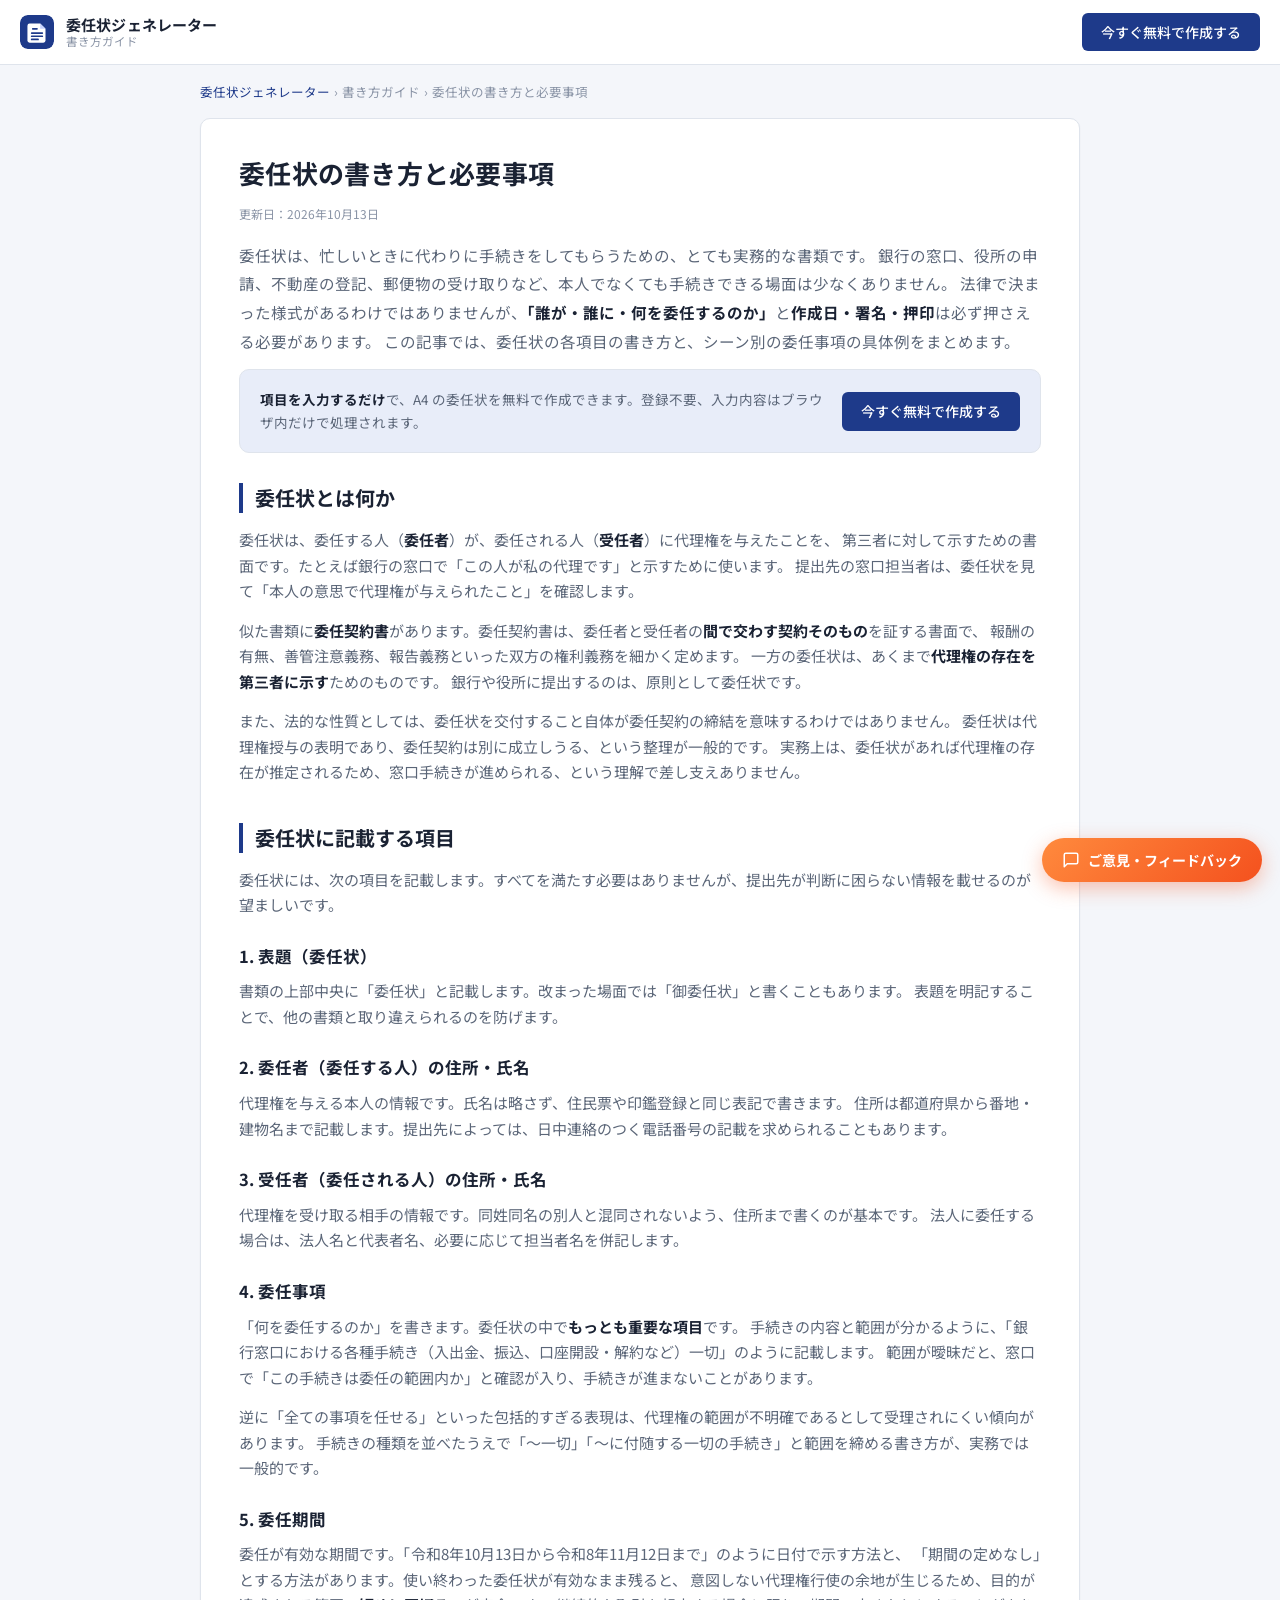
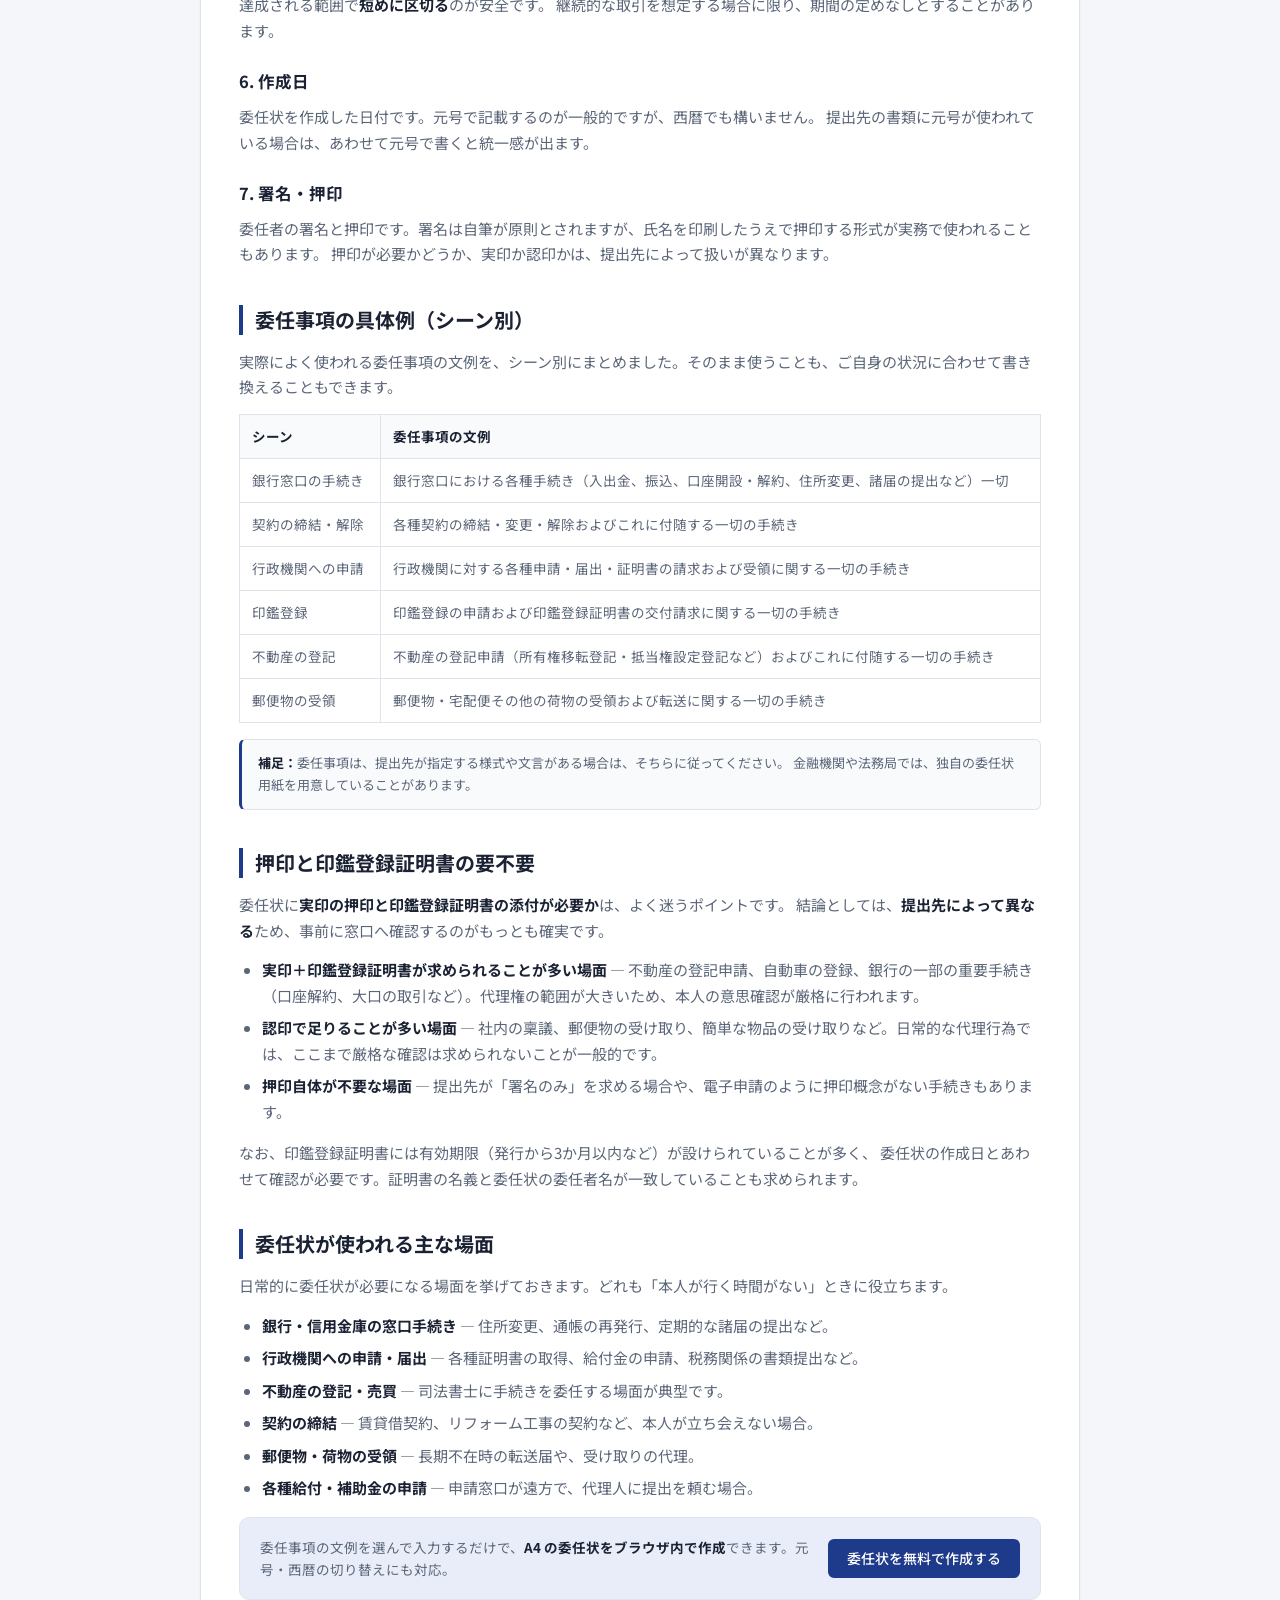
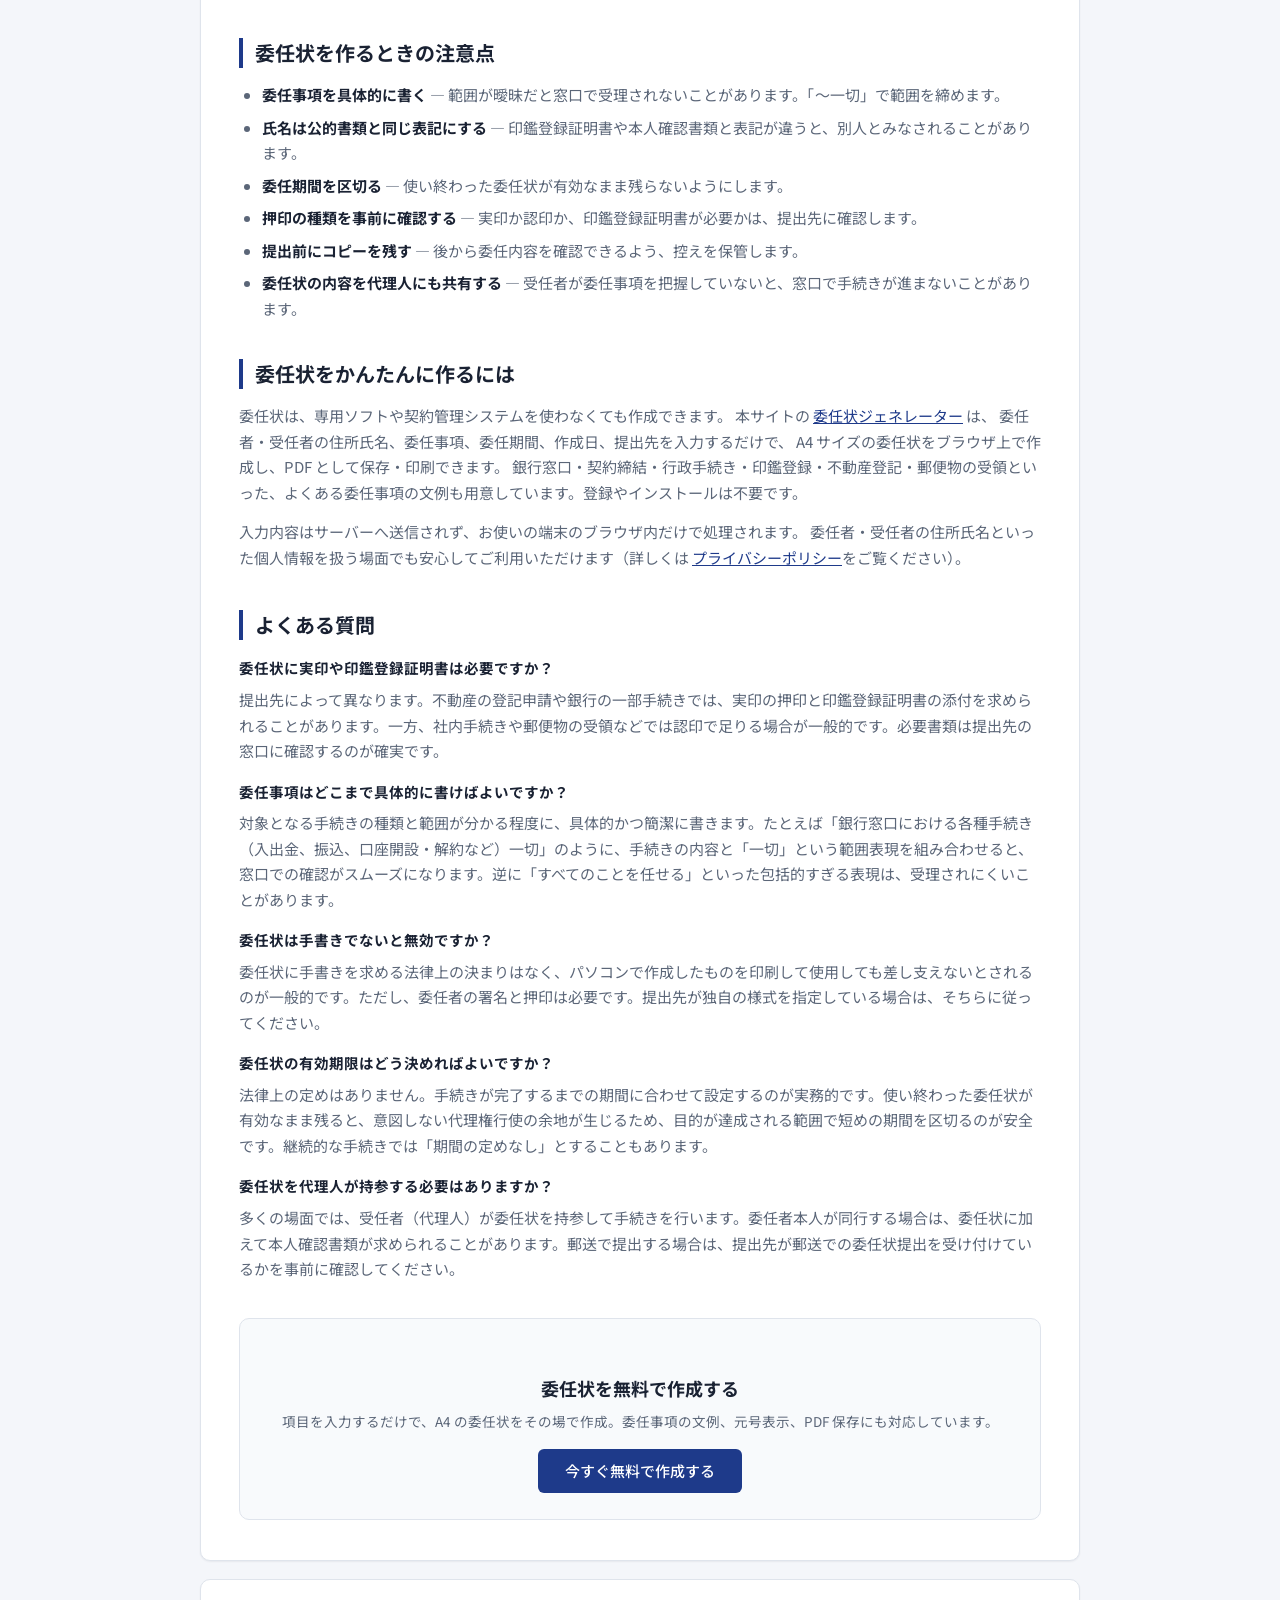
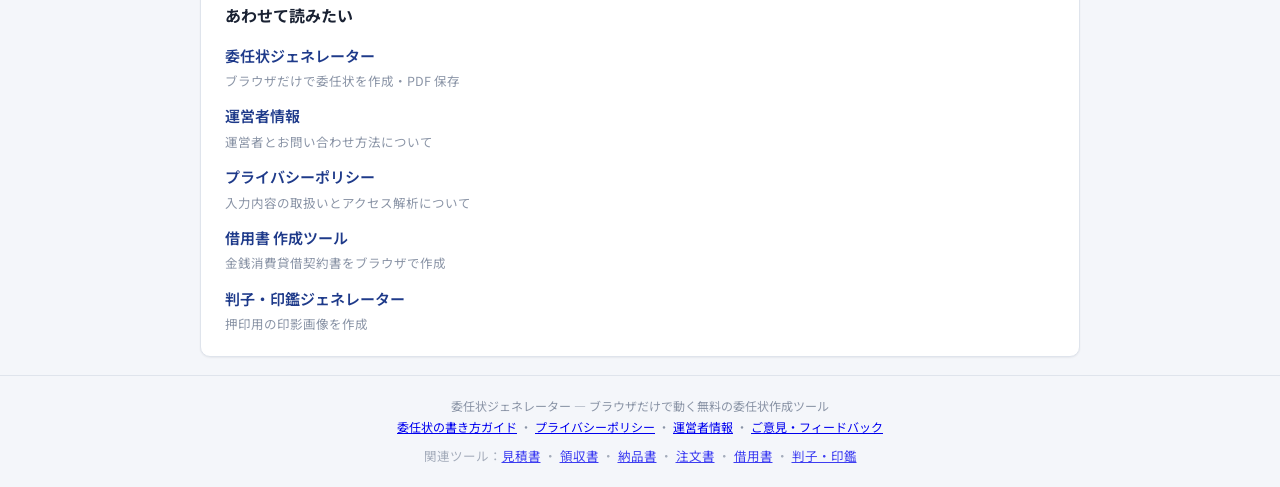
<file: ininjo-kakikata.html>
<!DOCTYPE html>
<html lang="ja">
<head>
<meta charset="UTF-8">
<meta name="viewport" content="width=device-width, initial-scale=1">
<title>委任状の書き方と必要事項｜委任事項の具体例つきガイド</title>
<meta name="description" content="委任状の書き方を項目ごとに解説。委任者・受任者・委任事項・委任期間の書き方、押印や印鑑登録証明書の要不要、銀行窓口・契約締結・行政手続き・印鑑登録・不動産登記などシーン別の委任事項の具体例をまとめました。無料ツールでそのまま作成できます。">
<meta name="keywords" content="委任状 書き方,委任状 テンプレート,委任事項 例文,委任状 必要事項,委任状 押印,印鑑登録証明書 委任状,委任状 フォーマット">
<meta name="robots" content="index, follow">
<link rel="canonical" href="https://www.reveriel.com/ininjo-generator/ininjo-kakikata.html">
<meta property="og:type" content="article">
<meta property="og:title" content="委任状の書き方と必要事項｜委任事項の具体例つきガイド">
<meta property="og:description" content="委任状の記載項目を一つずつ解説。押印の要不要、シーン別の委任事項の具体例、作成時の注意点をまとめました。">
<meta property="og:locale" content="ja_JP">
<meta property="og:url" content="https://www.reveriel.com/ininjo-generator/ininjo-kakikata.html">
<meta property="og:image" content="https://www.reveriel.com/ininjo-generator/og-image.png">
<meta name="twitter:card" content="summary_large_image">
<meta name="twitter:image" content="https://www.reveriel.com/ininjo-generator/og-image.png">
<link rel="icon" href="data:image/svg+xml,%3Csvg xmlns='http://www.w3.org/2000/svg' viewBox='0 0 32 32'%3E%3Crect width='32' height='32' rx='7' fill='%231e3a8a'/%3E%3Cpath d='M9 8h10l5 5v11a2 2 0 0 1-2 2H9a2 2 0 0 1-2-2V10a2 2 0 0 1 2-2z' fill='%23ffffff'/%3E%3Cpath d='M19 8v5h5' fill='%23c7d2fe'/%3E%3Cg stroke='%231e3a8a' stroke-width='1.6' stroke-linecap='round'%3E%3Cpath d='M12 13h4M11 17h10M11 20h10M11 23h6'/%3E%3C/g%3E%3C/svg%3E">
<link rel="preconnect" href="https://fonts.googleapis.com">
<link rel="preconnect" href="https://fonts.gstatic.com" crossorigin>
<link href="https://fonts.googleapis.com/css2?family=Noto+Sans+JP:wght@400;500;700&family=Noto+Serif+JP:wght@400;600&display=swap" rel="stylesheet">
<link rel="stylesheet" href="style.css">
<link rel="stylesheet" href="guide.css">
<!-- Cloudflare Web Analytics --><script type='module' src='https://static.cloudflareinsights.com/beacon.min.js' data-cf-beacon='{"token": "6fc01bf3ac5e457ba1bd16b91e5b653e"}'></script><!-- End Cloudflare Web Analytics -->
<script type="application/ld+json">
{
  "@context": "https://schema.org",
  "@graph": [
    {
      "@type": "Article",
      "headline": "委任状の書き方と必要事項｜委任事項の具体例つきガイド",
      "description": "委任状の記載項目ごとの書き方を解説。押印や印鑑登録証明書の要不要、シーン別の委任事項の具体例をまとめました。",
      "inLanguage": "ja",
      "datePublished": "2026-10-13",
      "dateModified": "2026-10-13",
      "author": { "@type": "Organization", "name": "Reveriel" },
      "publisher": { "@type": "Organization", "name": "Reveriel" },
      "mainEntityOfPage": { "@type": "WebPage", "@id": "https://www.reveriel.com/ininjo-generator/ininjo-kakikata.html" },
      "image": "https://www.reveriel.com/ininjo-generator/og-image.png"
    },
    {
      "@type": "FAQPage",
      "mainEntity": [
        {
          "@type": "Question",
          "name": "委任状に実印や印鑑登録証明書は必要ですか？",
          "acceptedAnswer": {
            "@type": "Answer",
            "text": "提出先によって異なります。不動産の登記申請や銀行の一部手続きでは、実印の押印と印鑑登録証明書の添付を求められることがあります。一方、社内手続きや郵便物の受領などでは認印で足りる場合が一般的です。必要書類は提出先の窓口に確認するのが確実です。"
          }
        },
        {
          "@type": "Question",
          "name": "委任事項はどこまで具体的に書けばよいですか？",
          "acceptedAnswer": {
            "@type": "Answer",
            "text": "対象となる手続きの種類と範囲が分かる程度に、具体的かつ簡潔に書きます。たとえば「銀行窓口における各種手続き（入出金、振込、口座開設・解約など）一切」のように、手続きの内容と「一切」という範囲表現を組み合わせると、窓口での確認がスムーズになります。逆に「すべてのことを任せる」といった包括的すぎる表現は、受理されにくいことがあります。"
          }
        },
        {
          "@type": "Question",
          "name": "委任状は手書きでないと無効ですか？",
          "acceptedAnswer": {
            "@type": "Answer",
            "text": "委任状に手書きを求める法律上の決まりはなく、パソコンで作成したものを印刷して使用しても差し支えないとされるのが一般的です。ただし、委任者の署名と押印は必要です。提出先が独自の様式を指定している場合は、そちらに従ってください。"
          }
        },
        {
          "@type": "Question",
          "name": "委任状の有効期限はどう決めればよいですか？",
          "acceptedAnswer": {
            "@type": "Answer",
            "text": "法律上の定めはありません。手続きが完了するまでの期間に合わせて設定するのが実務的です。使い終わった委任状が有効なまま残ると、意図しない代理権行使の余地が生じるため、目的が達成される範囲で短めの期間を区切るのが安全です。継続的な手続きでは「期間の定めなし」とすることもあります。"
          }
        },
        {
          "@type": "Question",
          "name": "委任状を代理人が持参する必要はありますか？",
          "acceptedAnswer": {
            "@type": "Answer",
            "text": "多くの場面では、受任者（代理人）が委任状を持参して手続きを行います。委任者本人が同行する場合は、委任状に加えて本人確認書類が求められることがあります。郵送で提出する場合は、提出先が郵送での委任状提出を受け付けているかを事前に確認してください。"
          }
        }
      ]
    }
  ]
}
</script>
</head>
<body>

<header class="site-header no-print">
  <div class="wrap header-inner">
    <a class="brand" href="https://www.reveriel.com/ininjo-generator/" style="text-decoration:none;color:inherit;">
      <svg class="brand-mark" viewBox="0 0 32 32" aria-hidden="true">
        <rect width="32" height="32" rx="7" fill="currentColor"/>
        <path d="M9 8h10l5 5v11a2 2 0 0 1-2 2H9a2 2 0 0 1-2-2V10a2 2 0 0 1 2-2z" fill="#fff"/>
        <path d="M19 8v5h5" fill="#c7d2fe"/>
        <g stroke="currentColor" stroke-width="1.6" stroke-linecap="round">
          <path d="M12 13h4M11 17h10M11 20h10M11 23h6"/>
        </g>
      </svg>
      <div class="brand-text">
        <strong>委任状ジェネレーター</strong>
        <span>書き方ガイド</span>
      </div>
    </a>
    <div class="header-actions">
      <a class="btn btn-primary" href="https://www.reveriel.com/ininjo-generator/">今すぐ無料で作成する</a>
    </div>
  </div>
</header>

<main class="wrap">
  <div class="guide-col">

    <nav class="breadcrumb no-print" aria-label="パンくず">
      <ol>
        <li><a href="https://www.reveriel.com/ininjo-generator/">委任状ジェネレーター</a></li>
        <li>書き方ガイド</li>
        <li aria-current="page">委任状の書き方と必要事項</li>
      </ol>
    </nav>

    <article class="guide">
      <h1>委任状の書き方と必要事項</h1>
      <p class="guide-meta">更新日：2026年10月13日</p>
      <p class="guide-lead">
        委任状は、忙しいときに代わりに手続きをしてもらうための、とても実務的な書類です。
        銀行の窓口、役所の申請、不動産の登記、郵便物の受け取りなど、本人でなくても手続きできる場面は少なくありません。
        法律で決まった様式があるわけではありませんが、<strong>「誰が・誰に・何を委任するのか」</strong>と<strong>作成日・署名・押印</strong>は必ず押さえる必要があります。
        この記事では、委任状の各項目の書き方と、シーン別の委任事項の具体例をまとめます。
      </p>

      <div class="guide-cta-box">
        <p><strong>項目を入力するだけ</strong>で、A4 の委任状を無料で作成できます。登録不要、入力内容はブラウザ内だけで処理されます。</p>
        <a class="btn btn-primary" href="https://www.reveriel.com/ininjo-generator/">今すぐ無料で作成する</a>
      </div>

      <h2>委任状とは何か</h2>
      <p>
        委任状は、委任する人（<strong>委任者</strong>）が、委任される人（<strong>受任者</strong>）に代理権を与えたことを、
        第三者に対して示すための書面です。たとえば銀行の窓口で「この人が私の代理です」と示すために使います。
        提出先の窓口担当者は、委任状を見て「本人の意思で代理権が与えられたこと」を確認します。
      </p>
      <p>
        似た書類に<strong>委任契約書</strong>があります。委任契約書は、委任者と受任者の<strong>間で交わす契約そのもの</strong>を証する書面で、
        報酬の有無、善管注意義務、報告義務といった双方の権利義務を細かく定めます。
        一方の委任状は、あくまで<strong>代理権の存在を第三者に示す</strong>ためのものです。
        銀行や役所に提出するのは、原則として委任状です。
      </p>
      <p>
        また、法的な性質としては、委任状を交付すること自体が委任契約の締結を意味するわけではありません。
        委任状は代理権授与の表明であり、委任契約は別に成立しうる、という整理が一般的です。
        実務上は、委任状があれば代理権の存在が推定されるため、窓口手続きが進められる、という理解で差し支えありません。
      </p>

      <h2>委任状に記載する項目</h2>
      <p>委任状には、次の項目を記載します。すべてを満たす必要はありませんが、提出先が判断に困らない情報を載せるのが望ましいです。</p>

      <h3>1. 表題（委任状）</h3>
      <p>
        書類の上部中央に「委任状」と記載します。改まった場面では「御委任状」と書くこともあります。
        表題を明記することで、他の書類と取り違えられるのを防げます。
      </p>

      <h3>2. 委任者（委任する人）の住所・氏名</h3>
      <p>
        代理権を与える本人の情報です。氏名は略さず、住民票や印鑑登録と同じ表記で書きます。
        住所は都道府県から番地・建物名まで記載します。提出先によっては、日中連絡のつく電話番号の記載を求められることもあります。
      </p>

      <h3>3. 受任者（委任される人）の住所・氏名</h3>
      <p>
        代理権を受け取る相手の情報です。同姓同名の別人と混同されないよう、住所まで書くのが基本です。
        法人に委任する場合は、法人名と代表者名、必要に応じて担当者名を併記します。
      </p>

      <h3>4. 委任事項</h3>
      <p>
        「何を委任するのか」を書きます。委任状の中で<strong>もっとも重要な項目</strong>です。
        手続きの内容と範囲が分かるように、「銀行窓口における各種手続き（入出金、振込、口座開設・解約など）一切」のように記載します。
        範囲が曖昧だと、窓口で「この手続きは委任の範囲内か」と確認が入り、手続きが進まないことがあります。
      </p>
      <p>
        逆に「全ての事項を任せる」といった包括的すぎる表現は、代理権の範囲が不明確であるとして受理されにくい傾向があります。
        手続きの種類を並べたうえで「〜一切」「〜に付随する一切の手続き」と範囲を締める書き方が、実務では一般的です。
      </p>

      <h3>5. 委任期間</h3>
      <p>
        委任が有効な期間です。「令和8年10月13日から令和8年11月12日まで」のように日付で示す方法と、
        「期間の定めなし」とする方法があります。使い終わった委任状が有効なまま残ると、
        意図しない代理権行使の余地が生じるため、目的が達成される範囲で<strong>短めに区切る</strong>のが安全です。
        継続的な取引を想定する場合に限り、期間の定めなしとすることがあります。
      </p>

      <h3>6. 作成日</h3>
      <p>
        委任状を作成した日付です。元号で記載するのが一般的ですが、西暦でも構いません。
        提出先の書類に元号が使われている場合は、あわせて元号で書くと統一感が出ます。
      </p>

      <h3>7. 署名・押印</h3>
      <p>
        委任者の署名と押印です。署名は自筆が原則とされますが、氏名を印刷したうえで押印する形式が実務で使われることもあります。
        押印が必要かどうか、実印か認印かは、提出先によって扱いが異なります。
      </p>

      <h2>委任事項の具体例（シーン別）</h2>
      <p>実際によく使われる委任事項の文例を、シーン別にまとめました。そのまま使うことも、ご自身の状況に合わせて書き換えることもできます。</p>

      <table class="guide-table">
        <thead>
          <tr>
            <th>シーン</th>
            <th>委任事項の文例</th>
          </tr>
        </thead>
        <tbody>
          <tr>
            <td>銀行窓口の手続き</td>
            <td>銀行窓口における各種手続き（入出金、振込、口座開設・解約、住所変更、諸届の提出など）一切</td>
          </tr>
          <tr>
            <td>契約の締結・解除</td>
            <td>各種契約の締結・変更・解除およびこれに付随する一切の手続き</td>
          </tr>
          <tr>
            <td>行政機関への申請</td>
            <td>行政機関に対する各種申請・届出・証明書の請求および受領に関する一切の手続き</td>
          </tr>
          <tr>
            <td>印鑑登録</td>
            <td>印鑑登録の申請および印鑑登録証明書の交付請求に関する一切の手続き</td>
          </tr>
          <tr>
            <td>不動産の登記</td>
            <td>不動産の登記申請（所有権移転登記・抵当権設定登記など）およびこれに付随する一切の手続き</td>
          </tr>
          <tr>
            <td>郵便物の受領</td>
            <td>郵便物・宅配便その他の荷物の受領および転送に関する一切の手続き</td>
          </tr>
        </tbody>
      </table>

      <div class="guide-note">
        <strong>補足：</strong>委任事項は、提出先が指定する様式や文言がある場合は、そちらに従ってください。
        金融機関や法務局では、独自の委任状用紙を用意していることがあります。
      </div>

      <h2>押印と印鑑登録証明書の要不要</h2>
      <p>
        委任状に<strong>実印の押印と印鑑登録証明書の添付が必要か</strong>は、よく迷うポイントです。
        結論としては、<strong>提出先によって異なる</strong>ため、事前に窓口へ確認するのがもっとも確実です。
      </p>
      <ul>
        <li><strong>実印＋印鑑登録証明書が求められることが多い場面</strong> — 不動産の登記申請、自動車の登録、銀行の一部の重要手続き（口座解約、大口の取引など）。代理権の範囲が大きいため、本人の意思確認が厳格に行われます。</li>
        <li><strong>認印で足りることが多い場面</strong> — 社内の稟議、郵便物の受け取り、簡単な物品の受け取りなど。日常的な代理行為では、ここまで厳格な確認は求められないことが一般的です。</li>
        <li><strong>押印自体が不要な場面</strong> — 提出先が「署名のみ」を求める場合や、電子申請のように押印概念がない手続きもあります。</li>
      </ul>
      <p>
        なお、印鑑登録証明書には有効期限（発行から3か月以内など）が設けられていることが多く、
        委任状の作成日とあわせて確認が必要です。証明書の名義と委任状の委任者名が一致していることも求められます。
      </p>

      <h2>委任状が使われる主な場面</h2>
      <p>日常的に委任状が必要になる場面を挙げておきます。どれも「本人が行く時間がない」ときに役立ちます。</p>
      <ul>
        <li><strong>銀行・信用金庫の窓口手続き</strong> — 住所変更、通帳の再発行、定期的な諸届の提出など。</li>
        <li><strong>行政機関への申請・届出</strong> — 各種証明書の取得、給付金の申請、税務関係の書類提出など。</li>
        <li><strong>不動産の登記・売買</strong> — 司法書士に手続きを委任する場面が典型です。</li>
        <li><strong>契約の締結</strong> — 賃貸借契約、リフォーム工事の契約など、本人が立ち会えない場合。</li>
        <li><strong>郵便物・荷物の受領</strong> — 長期不在時の転送届や、受け取りの代理。</li>
        <li><strong>各種給付・補助金の申請</strong> — 申請窓口が遠方で、代理人に提出を頼む場合。</li>
      </ul>

      <div class="guide-cta-box">
        <p>委任事項の文例を選んで入力するだけで、<strong>A4 の委任状をブラウザ内で作成</strong>できます。元号・西暦の切り替えにも対応。</p>
        <a class="btn btn-primary" href="https://www.reveriel.com/ininjo-generator/">委任状を無料で作成する</a>
      </div>

      <h2>委任状を作るときの注意点</h2>
      <ul>
        <li><strong>委任事項を具体的に書く</strong> — 範囲が曖昧だと窓口で受理されないことがあります。「〜一切」で範囲を締めます。</li>
        <li><strong>氏名は公的書類と同じ表記にする</strong> — 印鑑登録証明書や本人確認書類と表記が違うと、別人とみなされることがあります。</li>
        <li><strong>委任期間を区切る</strong> — 使い終わった委任状が有効なまま残らないようにします。</li>
        <li><strong>押印の種類を事前に確認する</strong> — 実印か認印か、印鑑登録証明書が必要かは、提出先に確認します。</li>
        <li><strong>提出前にコピーを残す</strong> — 後から委任内容を確認できるよう、控えを保管します。</li>
        <li><strong>委任状の内容を代理人にも共有する</strong> — 受任者が委任事項を把握していないと、窓口で手続きが進まないことがあります。</li>
      </ul>

      <h2>委任状をかんたんに作るには</h2>
      <p>
        委任状は、専用ソフトや契約管理システムを使わなくても作成できます。
        本サイトの <a href="https://www.reveriel.com/ininjo-generator/">委任状ジェネレーター</a> は、
        委任者・受任者の住所氏名、委任事項、委任期間、作成日、提出先を入力するだけで、
        A4 サイズの委任状をブラウザ上で作成し、PDF として保存・印刷できます。
        銀行窓口・契約締結・行政手続き・印鑑登録・不動産登記・郵便物の受領といった、よくある委任事項の文例も用意しています。登録やインストールは不要です。
      </p>
      <p>
        入力内容はサーバーへ送信されず、お使いの端末のブラウザ内だけで処理されます。
        委任者・受任者の住所氏名といった個人情報を扱う場面でも安心してご利用いただけます（詳しくは
        <a href="https://www.reveriel.com/ininjo-generator/privacy.html">プライバシーポリシー</a>をご覧ください）。
      </p>

      <section class="guide-faq" aria-labelledby="faqTitle">
        <h2 id="faqTitle">よくある質問</h2>
        <dl>
          <dt>委任状に実印や印鑑登録証明書は必要ですか？</dt>
          <dd>提出先によって異なります。不動産の登記申請や銀行の一部手続きでは、実印の押印と印鑑登録証明書の添付を求められることがあります。一方、社内手続きや郵便物の受領などでは認印で足りる場合が一般的です。必要書類は提出先の窓口に確認するのが確実です。</dd>

          <dt>委任事項はどこまで具体的に書けばよいですか？</dt>
          <dd>対象となる手続きの種類と範囲が分かる程度に、具体的かつ簡潔に書きます。たとえば「銀行窓口における各種手続き（入出金、振込、口座開設・解約など）一切」のように、手続きの内容と「一切」という範囲表現を組み合わせると、窓口での確認がスムーズになります。逆に「すべてのことを任せる」といった包括的すぎる表現は、受理されにくいことがあります。</dd>

          <dt>委任状は手書きでないと無効ですか？</dt>
          <dd>委任状に手書きを求める法律上の決まりはなく、パソコンで作成したものを印刷して使用しても差し支えないとされるのが一般的です。ただし、委任者の署名と押印は必要です。提出先が独自の様式を指定している場合は、そちらに従ってください。</dd>

          <dt>委任状の有効期限はどう決めればよいですか？</dt>
          <dd>法律上の定めはありません。手続きが完了するまでの期間に合わせて設定するのが実務的です。使い終わった委任状が有効なまま残ると、意図しない代理権行使の余地が生じるため、目的が達成される範囲で短めの期間を区切るのが安全です。継続的な手続きでは「期間の定めなし」とすることもあります。</dd>

          <dt>委任状を代理人が持参する必要はありますか？</dt>
          <dd>多くの場面では、受任者（代理人）が委任状を持参して手続きを行います。委任者本人が同行する場合は、委任状に加えて本人確認書類が求められることがあります。郵送で提出する場合は、提出先が郵送での委任状提出を受け付けているかを事前に確認してください。</dd>
        </dl>
      </section>

      <div class="guide-cta-foot">
        <h2>委任状を無料で作成する</h2>
        <p>項目を入力するだけで、A4 の委任状をその場で作成。委任事項の文例、元号表示、PDF 保存にも対応しています。</p>
        <a class="btn btn-primary" href="https://www.reveriel.com/ininjo-generator/">今すぐ無料で作成する</a>
      </div>
    </article>

    <section class="guide-related no-print" aria-labelledby="relTitle">
      <h2 id="relTitle">あわせて読みたい</h2>
      <ul>
        <li><a href="https://www.reveriel.com/ininjo-generator/">委任状ジェネレーター<span class="rel-desc">ブラウザだけで委任状を作成・PDF 保存</span></a></li>
        <li><a href="https://www.reveriel.com/ininjo-generator/company.html">運営者情報<span class="rel-desc">運営者とお問い合わせ方法について</span></a></li>
        <li><a href="https://www.reveriel.com/ininjo-generator/privacy.html">プライバシーポリシー<span class="rel-desc">入力内容の取扱いとアクセス解析について</span></a></li>
        <li><a href="https://www.reveriel.com/shakuyo-contract/">借用書 作成ツール<span class="rel-desc">金銭消費貸借契約書をブラウザで作成</span></a></li>
        <li><a href="https://www.reveriel.com/hanko-generator/">判子・印鑑ジェネレーター<span class="rel-desc">押印用の印影画像を作成</span></a></li>
      </ul>
    </section>

  </div>
</main>

<footer class="site-footer no-print">
  <div class="wrap">
    <p>委任状ジェネレーター — ブラウザだけで動く無料の委任状作成ツール</p>
    <p>
      <a href="https://www.reveriel.com/ininjo-generator/ininjo-kakikata.html">委任状の書き方ガイド</a> ・
      <a href="https://www.reveriel.com/ininjo-generator/privacy.html">プライバシーポリシー</a> ・
      <a href="https://www.reveriel.com/ininjo-generator/company.html">運営者情報</a> ・
      <a href="https://docs.google.com/forms/d/e/1FAIpQLSfHGUfgAlViT3TFiVtJi_EpJ4ioUpd9oGyaJ7rehEV-gBH_PA/viewform?usp=pp_url&amp;entry.1745177199=%E5%A7%94%E4%BB%BB%E7%8A%B6" target="_blank" rel="noopener">ご意見・フィードバック</a>
    </p>
    <p style="margin-top:8px;font-size:12.5px;opacity:.75;">関連ツール：<a href="https://www.reveriel.com/mitsumori-pdf/">見積書</a> ・ <a href="https://www.reveriel.com/ryoshusho-pdf/">領収書</a> ・ <a href="https://www.reveriel.com/nohinsho-pdf/">納品書</a> ・ <a href="https://www.reveriel.com/chumonsho-pdf/">注文書</a> ・ <a href="https://www.reveriel.com/shakuyo-contract/">借用書</a> ・ <a href="https://www.reveriel.com/hanko-generator/">判子・印鑑</a></p>
  </div>
</footer>

<a href="https://docs.google.com/forms/d/e/1FAIpQLSfHGUfgAlViT3TFiVtJi_EpJ4ioUpd9oGyaJ7rehEV-gBH_PA/viewform?usp=pp_url&amp;entry.1745177199=%E5%A7%94%E4%BB%BB%E7%8A%B6" target="_blank" rel="noopener" class="feedback-fab" aria-label="ご意見・フィードバックを送る">
  <svg viewBox="0 0 24 24" fill="none" stroke="currentColor" stroke-width="2" stroke-linecap="round" stroke-linejoin="round" aria-hidden="true"><path d="M21 15a2 2 0 0 1-2 2H7l-4 4V5a2 2 0 0 1 2-2h14a2 2 0 0 1 2 2z"/></svg>
  <span>ご意見・フィードバック</span>
</a>
</body>
</html>
</file>
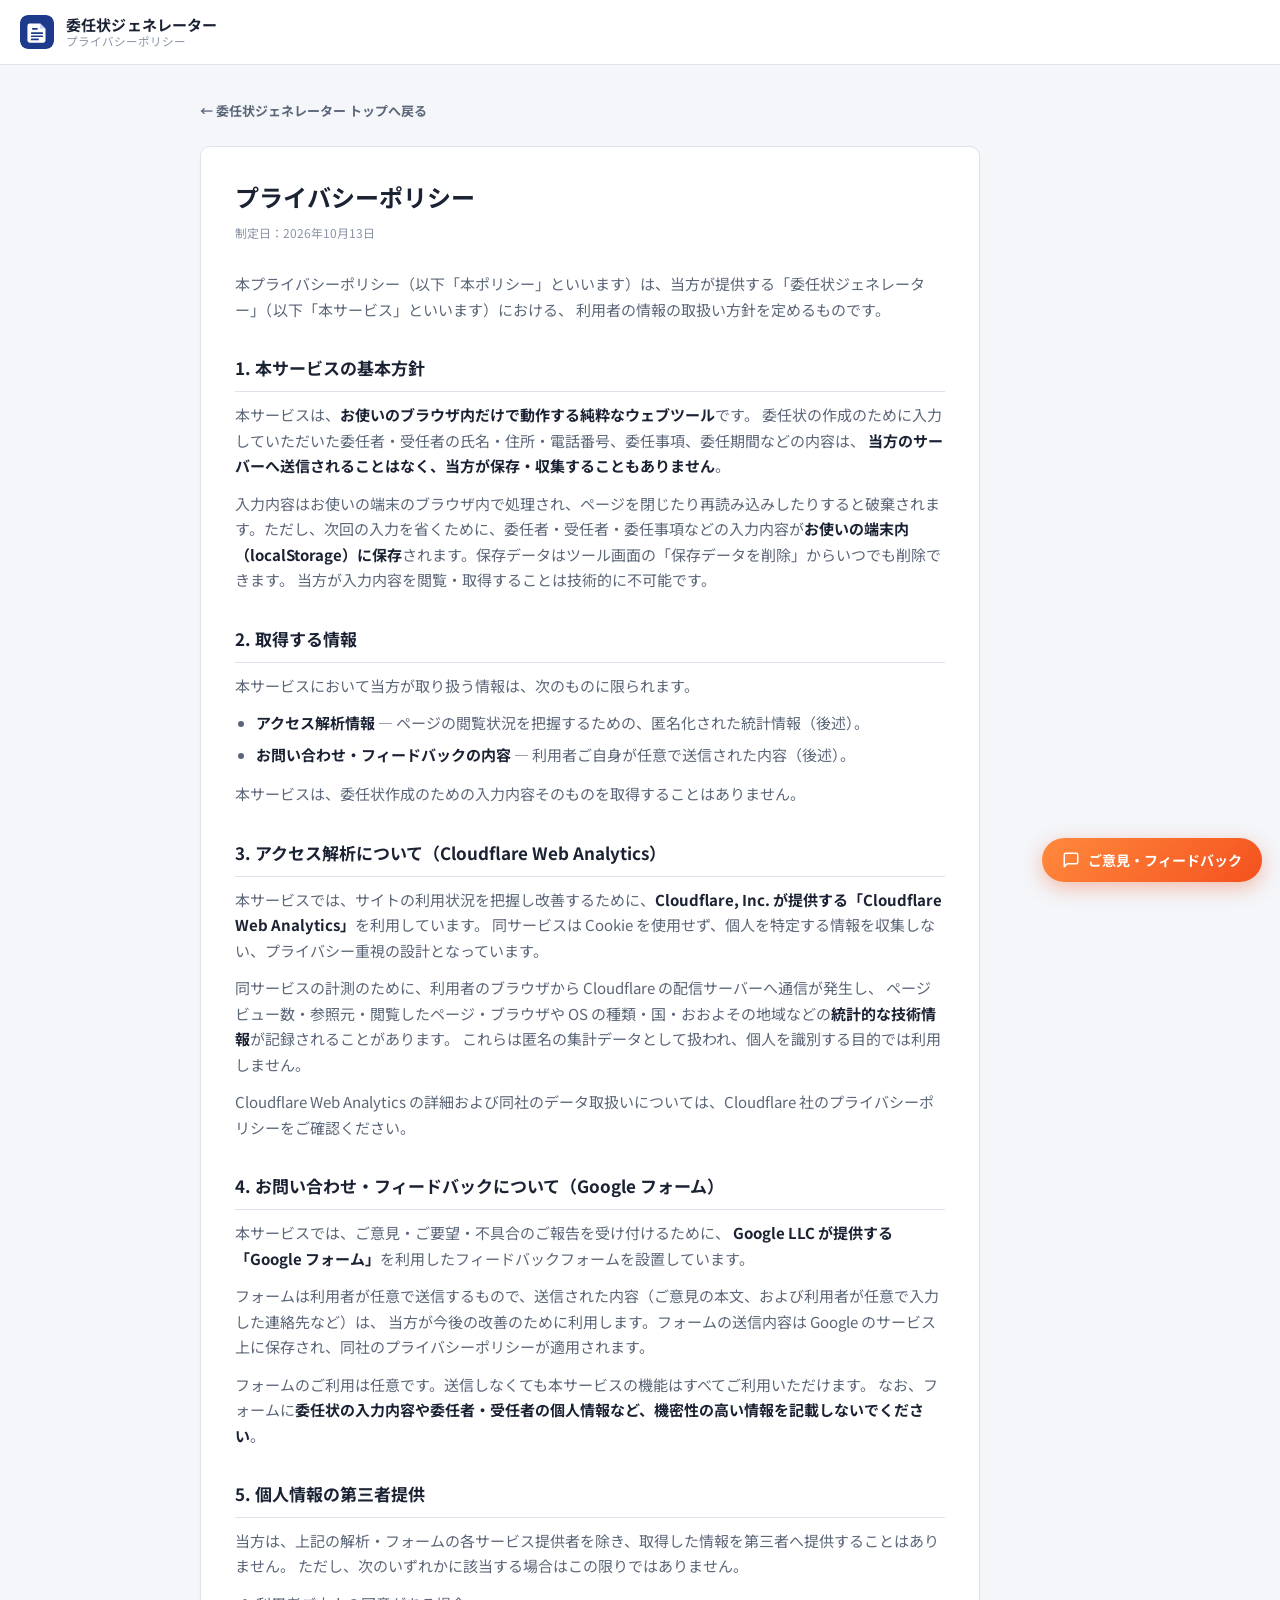
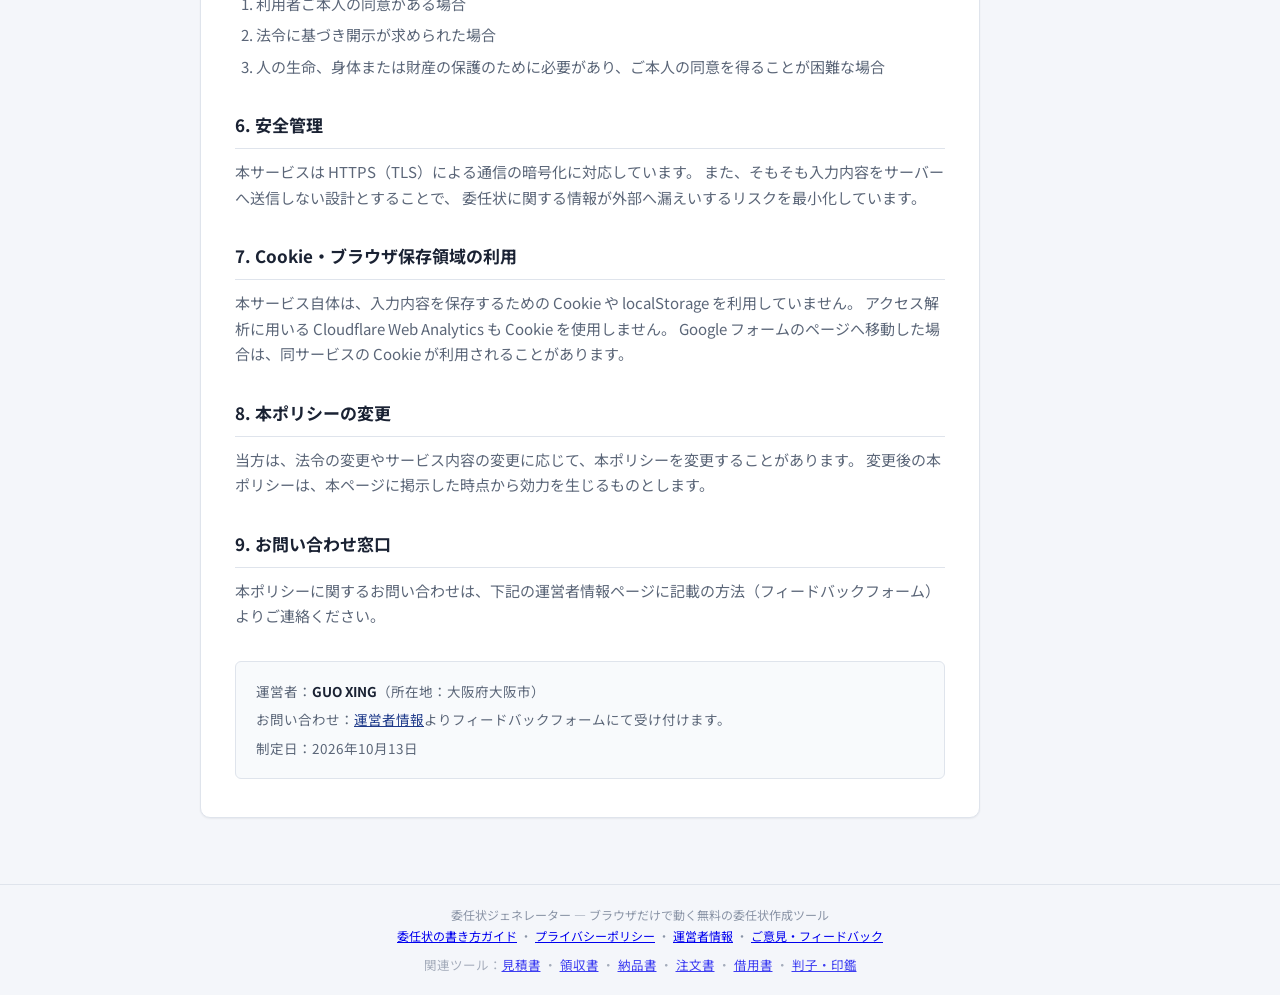
<file: privacy.html>
<!DOCTYPE html>
<html lang="ja">
<head>
<meta charset="UTF-8">
<meta name="viewport" content="width=device-width, initial-scale=1">
<title>プライバシーポリシー｜委任状ジェネレーター</title>
<meta name="description" content="委任状ジェネレーターにおける個人情報・利用データの取扱い方針です。委任者・受任者の氏名住所など入力内容はブラウザ内のみで処理され、サーバーへ送信・保存されません。アクセス解析（Cloudflare Web Analytics）とフィードバック（Google フォーム）についても説明します。">
<meta name="robots" content="index, follow">
<link rel="canonical" href="https://www.reveriel.com/ininjo-generator/privacy.html">
<meta property="og:type" content="website">
<meta property="og:title" content="プライバシーポリシー｜委任状ジェネレーター">
<meta property="og:description" content="入力内容はブラウザ内のみで処理。サーバーへ送信・保存しません。アクセス解析とお問い合わせの取扱いについて定めます。">
<meta property="og:locale" content="ja_JP">
<meta property="og:url" content="https://www.reveriel.com/ininjo-generator/privacy.html">
<meta property="og:image" content="https://www.reveriel.com/ininjo-generator/og-image.png">
<meta name="twitter:card" content="summary_large_image">
<meta name="twitter:image" content="https://www.reveriel.com/ininjo-generator/og-image.png">
<link rel="icon" href="data:image/svg+xml,%3Csvg xmlns='http://www.w3.org/2000/svg' viewBox='0 0 32 32'%3E%3Crect width='32' height='32' rx='7' fill='%231e3a8a'/%3E%3Cpath d='M9 8h10l5 5v11a2 2 0 0 1-2 2H9a2 2 0 0 1-2-2V10a2 2 0 0 1 2-2z' fill='%23ffffff'/%3E%3Cpath d='M19 8v5h5' fill='%23c7d2fe'/%3E%3Cg stroke='%231e3a8a' stroke-width='1.6' stroke-linecap='round'%3E%3Cpath d='M12 13h4M11 17h10M11 20h10M11 23h6'/%3E%3C/g%3E%3C/svg%3E">
<link rel="preconnect" href="https://fonts.googleapis.com">
<link rel="preconnect" href="https://fonts.gstatic.com" crossorigin>
<link href="https://fonts.googleapis.com/css2?family=Noto+Sans+JP:wght@400;500;700&display=swap" rel="stylesheet">
<link rel="stylesheet" href="style.css">
<link rel="stylesheet" href="guide.css">
<!-- Cloudflare Web Analytics --><script type='module' src='https://static.cloudflareinsights.com/beacon.min.js' data-cf-beacon='{"token": "6fc01bf3ac5e457ba1bd16b91e5b653e"}'></script><!-- End Cloudflare Web Analytics -->
</head>
<body>

<header class="site-header no-print">
  <div class="wrap header-inner">
    <a class="brand" href="https://www.reveriel.com/ininjo-generator/" style="text-decoration:none;color:inherit;">
      <svg class="brand-mark" viewBox="0 0 32 32" aria-hidden="true">
        <rect width="32" height="32" rx="7" fill="currentColor"/>
        <path d="M9 8h10l5 5v11a2 2 0 0 1-2 2H9a2 2 0 0 1-2-2V10a2 2 0 0 1 2-2z" fill="#fff"/>
        <path d="M19 8v5h5" fill="#c7d2fe"/>
        <g stroke="currentColor" stroke-width="1.6" stroke-linecap="round">
          <path d="M12 13h4M11 17h10M11 20h10M11 23h6"/>
        </g>
      </svg>
      <div class="brand-text">
        <strong>委任状ジェネレーター</strong>
        <span>プライバシーポリシー</span>
      </div>
    </a>
  </div>
</header>

<main class="wrap">
  <section class="legal-page">
    <div class="guide-col">
      <a class="legal-back" href="https://www.reveriel.com/ininjo-generator/">← 委任状ジェネレーター トップへ戻る</a>

      <article class="legal">
        <h1>プライバシーポリシー</h1>
        <p class="legal-meta">制定日：2026年10月13日</p>

        <p>
          本プライバシーポリシー（以下「本ポリシー」といいます）は、当方が提供する「委任状ジェネレーター」（以下「本サービス」といいます）における、
          利用者の情報の取扱い方針を定めるものです。
        </p>

        <h2>1. 本サービスの基本方針</h2>
        <p>
          本サービスは、<strong>お使いのブラウザ内だけで動作する純粋なウェブツール</strong>です。
          委任状の作成のために入力していただいた委任者・受任者の氏名・住所・電話番号、委任事項、委任期間などの内容は、
          <strong>当方のサーバーへ送信されることはなく、当方が保存・収集することもありません</strong>。
        </p>
        <p>
          入力内容はお使いの端末のブラウザ内で処理され、ページを閉じたり再読み込みしたりすると破棄されます。ただし、次回の入力を省くために、委任者・受任者・委任事項などの入力内容が<strong>お使いの端末内（localStorage）に保存</strong>されます。保存データはツール画面の「保存データを削除」からいつでも削除できます。
          当方が入力内容を閲覧・取得することは技術的に不可能です。
        </p>

        <h2>2. 取得する情報</h2>
        <p>本サービスにおいて当方が取り扱う情報は、次のものに限られます。</p>
        <ul>
          <li><strong>アクセス解析情報</strong> — ページの閲覧状況を把握するための、匿名化された統計情報（後述）。</li>
          <li><strong>お問い合わせ・フィードバックの内容</strong> — 利用者ご自身が任意で送信された内容（後述）。</li>
        </ul>
        <p>本サービスは、委任状作成のための入力内容そのものを取得することはありません。</p>

        <h2>3. アクセス解析について（Cloudflare Web Analytics）</h2>
        <p>
          本サービスでは、サイトの利用状況を把握し改善するために、<strong>Cloudflare, Inc. が提供する「Cloudflare Web Analytics」</strong>を利用しています。
          同サービスは Cookie を使用せず、個人を特定する情報を収集しない、プライバシー重視の設計となっています。
        </p>
        <p>
          同サービスの計測のために、利用者のブラウザから Cloudflare の配信サーバーへ通信が発生し、
          ページビュー数・参照元・閲覧したページ・ブラウザや OS の種類・国・おおよその地域などの<strong>統計的な技術情報</strong>が記録されることがあります。
          これらは匿名の集計データとして扱われ、個人を識別する目的では利用しません。
        </p>
        <p>
          Cloudflare Web Analytics の詳細および同社のデータ取扱いについては、Cloudflare 社のプライバシーポリシーをご確認ください。
        </p>

        <h2>4. お問い合わせ・フィードバックについて（Google フォーム）</h2>
        <p>
          本サービスでは、ご意見・ご要望・不具合のご報告を受け付けるために、
          <strong>Google LLC が提供する「Google フォーム」</strong>を利用したフィードバックフォームを設置しています。
        </p>
        <p>
          フォームは利用者が任意で送信するもので、送信された内容（ご意見の本文、および利用者が任意で入力した連絡先など）は、
          当方が今後の改善のために利用します。フォームの送信内容は Google のサービス上に保存され、同社のプライバシーポリシーが適用されます。
        </p>
        <p>
          フォームのご利用は任意です。送信しなくても本サービスの機能はすべてご利用いただけます。
          なお、フォームに<strong>委任状の入力内容や委任者・受任者の個人情報など、機密性の高い情報を記載しないでください</strong>。
        </p>

        <h2>5. 個人情報の第三者提供</h2>
        <p>
          当方は、上記の解析・フォームの各サービス提供者を除き、取得した情報を第三者へ提供することはありません。
          ただし、次のいずれかに該当する場合はこの限りではありません。
        </p>
        <ol>
          <li>利用者ご本人の同意がある場合</li>
          <li>法令に基づき開示が求められた場合</li>
          <li>人の生命、身体または財産の保護のために必要があり、ご本人の同意を得ることが困難な場合</li>
        </ol>

        <h2>6. 安全管理</h2>
        <p>
          本サービスは HTTPS（TLS）による通信の暗号化に対応しています。
          また、そもそも入力内容をサーバーへ送信しない設計とすることで、
          委任状に関する情報が外部へ漏えいするリスクを最小化しています。
        </p>

        <h2>7. Cookie・ブラウザ保存領域の利用</h2>
        <p>
          本サービス自体は、入力内容を保存するための Cookie や localStorage を利用していません。
          アクセス解析に用いる Cloudflare Web Analytics も Cookie を使用しません。
          Google フォームのページへ移動した場合は、同サービスの Cookie が利用されることがあります。
        </p>

        <h2>8. 本ポリシーの変更</h2>
        <p>
          当方は、法令の変更やサービス内容の変更に応じて、本ポリシーを変更することがあります。
          変更後の本ポリシーは、本ページに掲示した時点から効力を生じるものとします。
        </p>

        <h2>9. お問い合わせ窓口</h2>
        <p>
          本ポリシーに関するお問い合わせは、下記の運営者情報ページに記載の方法（フィードバックフォーム）よりご連絡ください。
        </p>
        <div class="legal-contact">
          <p>運営者：<strong>GUO XING</strong>（所在地：大阪府大阪市）</p>
          <p>お問い合わせ：<a href="https://www.reveriel.com/ininjo-generator/company.html">運営者情報</a>よりフィードバックフォームにて受け付けます。</p>
          <p>制定日：2026年10月13日</p>
        </div>
      </article>
    </div>
  </section>
</main>

<footer class="site-footer no-print">
  <div class="wrap">
    <p>委任状ジェネレーター — ブラウザだけで動く無料の委任状作成ツール</p>
    <p>
      <a href="https://www.reveriel.com/ininjo-generator/ininjo-kakikata.html">委任状の書き方ガイド</a> ・
      <a href="https://www.reveriel.com/ininjo-generator/privacy.html">プライバシーポリシー</a> ・
      <a href="https://www.reveriel.com/ininjo-generator/company.html">運営者情報</a> ・
      <a href="https://docs.google.com/forms/d/e/1FAIpQLSfHGUfgAlViT3TFiVtJi_EpJ4ioUpd9oGyaJ7rehEV-gBH_PA/viewform?usp=pp_url&amp;entry.1745177199=%E5%A7%94%E4%BB%BB%E7%8A%B6" target="_blank" rel="noopener">ご意見・フィードバック</a>
    </p>
    <p style="margin-top:8px;font-size:12.5px;opacity:.75;">関連ツール：<a href="https://www.reveriel.com/mitsumori-pdf/">見積書</a> ・ <a href="https://www.reveriel.com/ryoshusho-pdf/">領収書</a> ・ <a href="https://www.reveriel.com/nohinsho-pdf/">納品書</a> ・ <a href="https://www.reveriel.com/chumonsho-pdf/">注文書</a> ・ <a href="https://www.reveriel.com/shakuyo-contract/">借用書</a> ・ <a href="https://www.reveriel.com/hanko-generator/">判子・印鑑</a></p>
  </div>
</footer>

<a href="https://docs.google.com/forms/d/e/1FAIpQLSfHGUfgAlViT3TFiVtJi_EpJ4ioUpd9oGyaJ7rehEV-gBH_PA/viewform?usp=pp_url&amp;entry.1745177199=%E5%A7%94%E4%BB%BB%E7%8A%B6" target="_blank" rel="noopener" class="feedback-fab" aria-label="ご意見・フィードバックを送る">
  <svg viewBox="0 0 24 24" fill="none" stroke="currentColor" stroke-width="2" stroke-linecap="round" stroke-linejoin="round" aria-hidden="true"><path d="M21 15a2 2 0 0 1-2 2H7l-4 4V5a2 2 0 0 1 2-2h14a2 2 0 0 1 2 2z"/></svg>
  <span>ご意見・フィードバック</span>
</a>
</body>
</html>
</file>
<file: style.css>
/* =========================================================
   委任状ジェネレーター — style.css
   （見積書・借用書ツールと同じ配色・A4 排版を踏襲）
   ========================================================= */

:root {
  --c-bg:            #f4f6fa;
  --c-surface:       #ffffff;
  --c-surface-2:     #f8fafc;
  --c-border:        #dfe4ec;
  --c-border-strong: #c3cad6;
  --c-text:          #1a2233;
  --c-text-muted:    #5b6678;
  --c-text-faint:    #8a94a6;
  --c-accent:        #1e3a8a;
  --c-accent-soft:   #e8edf9;
  --c-accent-hover:  #16295f;
  --c-danger:        #b42318;
  --c-danger-soft:   #fef3f2;
  --c-success:       #067647;
  --c-focus:         #4f7cf7;

  --paper-bg:        #ffffff;
  --paper-ink:       #111827;
  --paper-line:      #d7dce5;
  --paper-line-soft: #eaedf3;
  --paper-accent:    #1e3a8a;

  --radius:    10px;
  --radius-sm: 6px;
  --shadow-sm: 0 1px 2px rgba(16, 24, 40, .06);
  --shadow-lg: 0 4px 24px rgba(16, 24, 40, .10);

  --font: "Noto Sans JP", -apple-system, BlinkMacSystemFont, "Hiragino Kaku Gothic ProN",
          "Hiragino Sans", "Yu Gothic", Meiryo, sans-serif;
  --font-serif: "Noto Serif JP", "Hiragino Mincho ProN", "Yu Mincho", YuMincho, serif;
}

@media (prefers-color-scheme: dark) {
  :root {
    --c-bg:            #10141c;
    --c-surface:       #18202c;
    --c-surface-2:     #1e2733;
    --c-border:        #2c3644;
    --c-border-strong: #3d4a5c;
    --c-text:          #e8ecf3;
    --c-text-muted:    #a2adbe;
    --c-text-faint:    #7d8899;
    --c-accent:        #7f9bf5;
    --c-accent-soft:   #1e2a45;
    --c-accent-hover:  #9db3f8;
    --c-danger:        #f4746a;
    --c-danger-soft:   #33191a;
    --c-success:       #4ec98b;
    --shadow-sm: 0 1px 2px rgba(0, 0, 0, .4);
    --shadow-lg: 0 4px 24px rgba(0, 0, 0, .5);
  }
}

* { box-sizing: border-box; }

/* `hidden` 属性は UA スタイルの [hidden]{display:none} に依存するため、
   作者スタイルで display を指定した要素では無効になる。確実に効かせる。 */
[hidden] { display: none !important; }

html { -webkit-text-size-adjust: 100%; }

body {
  margin: 0;
  background: var(--c-bg);
  color: var(--c-text);
  font-family: var(--font);
  font-size: 15px;
  line-height: 1.7;
  font-feature-settings: "palt" 0;
}

.wrap {
  width: 100%;
  max-width: 1440px;
  margin-inline: auto;
  padding-inline: 20px;
}

.ic { width: 1.1em; height: 1.1em; flex: none; }

/* ---------------- ヘッダー ---------------- */

.site-header {
  position: sticky;
  top: 0;
  z-index: 30;
  background: var(--c-surface);
  border-bottom: 1px solid var(--c-border);
  backdrop-filter: saturate(180%) blur(8px);
}

.header-inner {
  display: flex;
  align-items: center;
  justify-content: space-between;
  gap: 16px;
  min-height: 64px;
  flex-wrap: wrap;
  padding-block: 10px;
}

.brand { display: flex; align-items: center; gap: 12px; }

.brand-mark {
  width: 34px; height: 34px; flex: none;
  color: var(--c-accent);
  border-radius: 8px;
}

.brand-text { display: flex; flex-direction: column; line-height: 1.3; }
.brand-text strong { font-size: 15px; font-weight: 700; letter-spacing: .01em; }
.brand-text span { font-size: 11.5px; color: var(--c-text-faint); }

.header-actions { display: flex; align-items: center; gap: 8px; flex-wrap: wrap; }

/* ---------------- ボタン ---------------- */

.btn {
  display: inline-flex;
  align-items: center;
  justify-content: center;
  gap: 7px;
  padding: 10px 18px;
  font-family: inherit;
  font-size: 14px;
  font-weight: 500;
  line-height: 1.2;
  border: 1px solid transparent;
  border-radius: var(--radius-sm);
  cursor: pointer;
  text-decoration: none;
  transition: background-color .15s, border-color .15s, color .15s;
  white-space: nowrap;
}

.btn:focus-visible { outline: 2px solid var(--c-focus); outline-offset: 2px; }

.btn-primary { background: var(--c-accent); color: #fff; }
.btn-primary:hover { background: var(--c-accent-hover); }
@media (prefers-color-scheme: dark) { .btn-primary { color: #0d1220; } }

.btn-ghost {
  background: transparent;
  color: var(--c-text-muted);
  border-color: var(--c-border);
}
.btn-ghost:hover { background: var(--c-surface-2); color: var(--c-text); }

.btn-outline {
  background: var(--c-surface);
  color: var(--c-accent);
  border-color: var(--c-border-strong);
}
.btn-outline:hover { background: var(--c-accent-soft); border-color: var(--c-accent); }

.btn-sm { padding: 7px 13px; font-size: 13px; }

/* ---------------- レイアウト ---------------- */

.layout {
  display: grid;
  grid-template-columns: minmax(380px, 1fr) minmax(0, 1.25fr);
  gap: 26px;
  align-items: start;
  padding-block: 26px 40px;
}

@media (max-width: 980px) {
  /* minmax(0,1fr) にしないと、中の要素の min-content 幅で
     グリッドが横に広がってしまう（横スクロールの原因） */
  .layout { grid-template-columns: minmax(0, 1fr); gap: 20px; }
}

.pane { min-width: 0; }

.form-pane { display: flex; flex-direction: column; gap: 14px; }

.pane-head h2 { margin: 0 0 4px; font-size: 17px; font-weight: 700; }
.pane-head .hint { margin: 0; }

/* ---------------- フォーム ---------------- */

.card {
  background: var(--c-surface);
  border: 1px solid var(--c-border);
  border-radius: var(--radius);
  padding: 18px;
  margin: 0 0 14px;
  box-shadow: var(--shadow-sm);
}

.card legend {
  padding: 0 6px;
  font-size: 13.5px;
  font-weight: 700;
  color: var(--c-text);
}

.field { margin-bottom: 14px; }
.field:last-child { margin-bottom: 0; }

.field label {
  display: block;
  font-size: 13px;
  font-weight: 500;
  color: var(--c-text-muted);
  margin-bottom: 5px;
}

.req {
  display: inline-block;
  margin-left: 6px;
  font-size: 10.5px;
  font-weight: 500;
  color: var(--c-danger);
  border: 1px solid currentColor;
  border-radius: 3px;
  padding: 0 4px;
  line-height: 1.5;
  vertical-align: 1px;
}

.grid-2 {
  display: grid;
  grid-template-columns: 1fr 1fr;
  gap: 12px;
}

@media (max-width: 560px) {
  .grid-2 { grid-template-columns: 1fr; gap: 0; }
}

input[type="text"],
input[type="date"],
select,
textarea {
  width: 100%;
  padding: 9px 11px;
  font-family: inherit;
  font-size: 14px;
  color: var(--c-text);
  background: var(--c-surface-2);
  border: 1px solid var(--c-border);
  border-radius: var(--radius-sm);
  transition: border-color .15s, box-shadow .15s, background-color .15s;
}

textarea { resize: vertical; line-height: 1.6; }

input:focus, select:focus, textarea:focus {
  outline: none;
  background: var(--c-surface);
  border-color: var(--c-accent);
  box-shadow: 0 0 0 3px var(--c-accent-soft);
}

.help {
  margin: 5px 0 0;
  font-size: 11.5px;
  color: var(--c-text-faint);
  line-height: 1.5;
}

.hint {
  font-size: 12px;
  color: var(--c-text-faint);
  line-height: 1.6;
}

/* ラジオ（委任期間の有無） */

.radio-row {
  display: flex;
  flex-wrap: wrap;
  gap: 8px 18px;
  margin: 0 0 12px;
  padding: 0;
  border: 0;
}

.radio-row label {
  display: inline-flex;
  align-items: center;
  gap: 6px;
  font-size: 13.5px;
  color: var(--c-text);
  cursor: pointer;
}

.radio-row input[type="radio"] { accent-color: var(--c-accent); width: 15px; height: 15px; }

/* 書式フィールド内のラジオは詰めて表示する */
.field .radio-row { margin-bottom: 0; }
.field .radio-row label { margin-bottom: 0; }

/* ---------------- プレビュー ---------------- */

.preview-pane {
  position: sticky;
  top: 88px;
  align-self: start;
  max-height: calc(100vh - 104px);
  overflow-y: auto;
  padding: 2px 4px 16px;
  scrollbar-gutter: stable;
}

@media (max-width: 980px) {
  .preview-pane {
    position: static;
    max-height: none;
    overflow: visible;
    padding: 0;
  }
}

.preview-bar {
  display: flex;
  align-items: center;
  gap: 7px;
  font-size: 12px;
  color: var(--c-text-faint);
  margin-bottom: 8px;
  padding-left: 2px;
}

.preview-bar .dot {
  width: 7px; height: 7px;
  border-radius: 50%;
  background: var(--c-success);
  box-shadow: 0 0 0 3px color-mix(in srgb, var(--c-success) 20%, transparent);
}

.paper-wrap { overflow-x: auto; }

.paper {
  width: 100%;
  max-width: 210mm;
  min-height: 297mm;
  margin-inline: auto;
  padding: 16mm 17mm;
  background: var(--paper-bg);
  color: var(--paper-ink);
  border: 1px solid var(--c-border);
  border-radius: 4px;
  box-shadow: var(--shadow-lg);
  font-family: var(--font-serif);
  font-size: 13px;
  line-height: 1.75;
}

/* 書式: 字体（紙面ルートに class を付与。印刷時もそのまま継承される） */
.paper.font-mincho { font-family: var(--font-serif); }
/* 既定の紙面は明朝。ゴシックを選んだときだけ sans に切り替える */
.paper.font-gothic { font-family: var(--font); }

/* 書式: 太字（紙面全体の基準ウェイト。見出し等の個別指定はそのまま活かす） */
.paper.weight-bold { font-weight: 700; }

/* 宛先 + 作成日 */

.doc-topline {
  display: flex;
  align-items: flex-start;
  justify-content: space-between;
  gap: 20px;
  margin-bottom: 30px;
}

.doc-recipient {
  margin: 0;
  font-size: 15px;
  font-weight: 600;
  line-height: 1.5;
  word-break: break-word;
  max-width: 60%;
}

.doc-recipient .honorific { margin-left: 6px; font-size: 13px; font-weight: 500; }

.doc-date {
  margin: 0;
  font-size: 13.5px;
  text-align: right;
  white-space: nowrap;
}

/* 書類タイトル */

.doc-title {
  margin: 0 0 26px;
  font-size: 26px;
  font-weight: 700;
  letter-spacing: .3em;
  text-indent: .3em;
  text-align: center;
  color: var(--paper-ink);
}

.doc-lead {
  margin: 0 0 22px;
  font-size: 13.5px;
  line-height: 2;
  word-break: break-word;
}

.ki-mark {
  margin: 0 0 14px;
  font-size: 15px;
  font-weight: 700;
  letter-spacing: .6em;
  text-indent: .6em;
  text-align: center;
}

/* 記書きの項目 */

.doc-items {
  margin: 0;
  padding: 0;
  list-style: none;
  counter-reset: item;
}

.doc-item {
  position: relative;
  padding-left: 2.2em;
  margin-bottom: 18px;
}

.doc-item::before {
  counter-increment: item;
  content: counter(item) ".";
  position: absolute;
  left: .6em;
  top: 0;
  font-weight: 600;
}

.item-title {
  margin: 0 0 4px;
  font-size: 13.5px;
  font-weight: 700;
}

.item-body {
  margin: 0;
  font-size: 13px;
  line-height: 1.9;
  white-space: pre-wrap;
  word-break: break-word;
}

/* 当事者（受任者）情報 */

.party { margin: 0; }

.party-line {
  display: flex;
  gap: 10px;
  margin: 0 0 2px;
  font-size: 13px;
  line-height: 1.8;
}

.party-label {
  flex: none;
  min-width: 3.6em;
  color: #6b7280;
}

.party-value { word-break: break-word; }

/* 署名・押印欄 */

.sign-block {
  margin-top: 34px;
  display: flex;
  flex-direction: column;
  align-items: flex-end;
  text-align: right;
}

.sign-date { margin: 0 0 14px; font-size: 13.5px; }

.sign-role {
  margin: 0 0 4px;
  font-size: 12.5px;
  font-weight: 700;
  letter-spacing: .1em;
}

.sign-line {
  display: flex;
  gap: 10px;
  justify-content: flex-end;
  align-items: baseline;
  margin: 0 0 2px;
  font-size: 13px;
  line-height: 1.9;
  max-width: 100%;
}

.sign-line .party-label { min-width: 3.4em; }

.sign-name { font-size: 15px; font-weight: 600; letter-spacing: .06em; }

.seal-box {
  display: inline-flex;
  align-items: center;
  justify-content: center;
  width: 26px; height: 26px;
  margin-left: 10px;
  border: 1.4px solid var(--paper-accent);
  border-radius: 3px;
  color: var(--paper-accent);
  font-size: 13px;
  line-height: 1;
  flex: none;
  transform: translateY(4px);
}

/* 注記 */

.paper-footnote {
  margin: 26px 0 0;
  padding-top: 8px;
  border-top: 1px solid var(--paper-line-soft);
  font-size: 10.5px;
  color: #6b7280;
}

/* プレースホルダ・未入力表示（画面上のみ。印刷時は非表示） */
.ph { color: #9aa3b2; font-weight: 400; }

/* ---------------- プライバシー注記 ---------------- */

.privacy-note {
  display: flex;
  align-items: flex-start;
  gap: 8px;
  margin: 0;
  padding: 11px 14px;
  font-size: 12px;
  color: var(--c-text-muted);
  background: var(--c-surface-2);
  border: 1px solid var(--c-border);
  border-radius: var(--radius);
  line-height: 1.6;
}

.privacy-note .ic { color: var(--c-success); margin-top: .2em; }

/* ---------------- SEO セクション ---------------- */

.seo {
  grid-column: 1 / -1;
  background: var(--c-surface);
  border: 1px solid var(--c-border);
  border-radius: var(--radius);
  padding: 28px 30px;
  box-shadow: var(--shadow-sm);
}

@media (max-width: 640px) {
  .seo { padding: 22px 18px; }
}

.seo h2 { margin: 0 0 12px; font-size: 19px; font-weight: 700; }

.seo h3 {
  margin: 26px 0 10px;
  font-size: 15px;
  font-weight: 700;
  padding-left: 10px;
  border-left: 3px solid var(--c-accent);
}

.seo p {
  margin: 0 0 12px;
  color: var(--c-text-muted);
  max-width: 82ch;
}

.seo strong { color: var(--c-text); font-weight: 700; }

.seo-list {
  margin: 0 0 8px;
  padding-left: 1.3em;
  color: var(--c-text-muted);
  max-width: 82ch;
}

.seo-list li { margin-bottom: 7px; }

.faq { margin: 0; max-width: 82ch; }
.faq dt {
  font-weight: 700;
  color: var(--c-text);
  margin-top: 14px;
  font-size: 14px;
}
.faq dd {
  margin: 4px 0 0;
  color: var(--c-text-muted);
}

.disclaimer {
  margin-top: 24px !important;
  padding-top: 14px;
  border-top: 1px solid var(--c-border);
  font-size: 12px;
  color: var(--c-text-faint) !important;
}

/* ---------------- フッター ---------------- */

.site-footer {
  border-top: 1px solid var(--c-border);
  padding-block: 20px;
  margin-top: 10px;
}

.site-footer p {
  margin: 0;
  font-size: 12px;
  color: var(--c-text-faint);
  text-align: center;
}

/* =========================================================
   印刷 / PDF 出力
   ========================================================= */

@page {
  size: A4 portrait;
  margin: 16mm 17mm;
}

@media print {
  :root {
    --c-bg: #fff;
    --c-surface: #fff;
  }

  html, body {
    background: #fff !important;
    color: #000;
    font-size: 11pt;
  }

  /* 印刷対象（プレビュー）を素直に流すためのリセット。
     注意: `.pane` はここに含めないこと。`.form-pane` も `.pane` を持つため、
     後方の display:block !important が非表示指定を打ち消してしまう。 */
  .wrap,
  .layout,
  .preview-pane,
  .preview-pane .paper-wrap {
    display: block !important;
    width: auto !important;
    max-width: none !important;
    margin: 0 !important;
    padding: 0 !important;
    gap: 0 !important;
    position: static !important;
    overflow: visible !important;
    max-height: none !important;
    box-shadow: none !important;
    border: 0 !important;
    background: transparent !important;
  }

  /* 印刷しない要素。上のリセットより必ず後に置く。 */
  .no-print,
  .feedback-fab,
  .site-header,
  .form-pane,
  .seo,
  .site-footer,
  .preview-bar {
    display: none !important;
  }

  .paper {
    width: 100% !important;
    max-width: none !important;
    min-height: 0 !important;
    margin: 0 !important;
    padding: 0 !important;
    border: 0 !important;
    border-radius: 0 !important;
    box-shadow: none !important;
    background: #fff !important;
    color: #000 !important;
    font-size: 11pt;
    line-height: 1.8;
  }

  .doc-item,
  .sign-block,
  .doc-topline {
    break-inside: avoid;
    page-break-inside: avoid;
  }

  .doc-title { break-after: avoid; page-break-after: avoid; font-size: 20pt; letter-spacing: .3em; margin-bottom: 11mm; }
  .seal-box { -webkit-print-color-adjust: exact; print-color-adjust: exact; }

  .sign-block { break-inside: auto; }
  a[href]::after { content: none !important; }

  /* 画面用のヒント表示は紙に出さない */
  .ph { display: none !important; }
}

/* =========================================================
   シェア（バイラル導線） — 印刷時は .no-print で非表示
   ========================================================= */
.share-block {
  grid-column: 1 / -1;
  background: var(--c-surface);
  border: 1px solid var(--c-border);
  border-radius: var(--radius);
  padding: 20px 22px;
  box-shadow: var(--shadow-sm);
}
.share-block-title {
  display: flex;
  align-items: center;
  gap: 8px;
  margin: 0 0 14px;
  font-size: 14px;
  font-weight: 700;
  color: var(--c-text);
}
.share-block-title svg { width: 16px; height: 16px; color: var(--c-accent); flex-shrink: 0; }
.share-row { display: flex; flex-wrap: wrap; gap: 10px; }
.share-btn { flex: 1 1 150px; min-width: 0; }
.share-btn .share-logo { width: 18px; height: 18px; flex-shrink: 0; }
.share-x { background: #0f1419; color: #fff; border-color: #0f1419; }
.share-x:hover { background: #2a3036; border-color: #2a3036; }
.share-line { background: #06c755; color: #fff; border-color: #06c755; }
.share-line:hover { background: #05b34c; border-color: #05b34c; }
.share-copy, .share-img { background: transparent; color: var(--c-text-muted); border-color: var(--c-border); }
.share-copy:hover, .share-img:hover { background: var(--c-surface-2); color: var(--c-text); }
.share-btn[disabled] { opacity: .6; cursor: default; }
.share-url { margin: 12px 0 0; font-size: 12px; color: var(--c-text-faint); word-break: break-all; }
@media (max-width: 560px) {
  .share-block { padding: 18px 16px; }
  .share-row { gap: 8px; }
  .share-btn { flex: 1 1 calc(50% - 4px); font-size: 13px; padding: 10px 10px; }
  .share-btn span { white-space: normal; }
}

/* ===== フィードバックFAB（右下固定・常時表示） ===== */
.feedback-fab {
  position: fixed;
  right: 18px;
  bottom: 18px;
  z-index: 10000;
  display: inline-flex;
  align-items: center;
  gap: 8px;
  padding: 13px 20px;
  background: linear-gradient(135deg, #ff8a3d, #f4511e);
  color: #fff !important;
  border-radius: 999px;
  box-shadow: 0 6px 20px rgba(244, 81, 30, 0.35);
  font-size: 14px;
  font-weight: 700;
  line-height: 1;
  text-decoration: none !important;
  transition: transform 0.15s ease, box-shadow 0.15s ease;
}
.feedback-fab:hover {
  transform: translateY(-3px);
  box-shadow: 0 10px 28px rgba(244, 81, 30, 0.45);
  color: #fff !important;
}
.feedback-fab:focus-visible { outline: 3px solid rgba(244, 81, 30, 0.5); outline-offset: 2px; }
.feedback-fab svg { width: 18px; height: 18px; flex: none; }
@media (max-width: 600px) {
  .feedback-fab { right: 14px; bottom: 14px; padding: 11px 16px; font-size: 13px; }
  .feedback-fab svg { width: 16px; height: 16px; }
}

/* ===== モバイル：入力欄のフォントを16pxに（iOSの自動ズーム防止） ===== */
@media (max-width: 720px) {
  input, select, textarea { font-size: 16px !important; }
}

/* ===== 前回入力の復元ヒント（この端末内のみ） ===== */
.profile-hint {
  margin: 0 0 12px;
  padding: 9px 12px;
  display: flex;
  flex-wrap: wrap;
  align-items: center;
  gap: 8px;
  font-size: 12px;
  color: var(--c-text-muted);
  background: var(--c-surface-2);
  border: 1px solid var(--c-border);
  border-radius: 8px;
}
.profile-delete {
  background: none; border: 0; padding: 0; cursor: pointer;
  color: var(--c-text-faint); font-size: 11.5px; text-decoration: underline;
}
@media print { .profile-hint { display: none !important; } }
</file>
<file: guide.css>
/* =========================================================
   書き方ガイド / 法務ページ 共通スタイル
   style.css の CSS 変数を継承し、ブランドの色味・ダークモードに追従する。
   ========================================================= */

/* ---------------- レイアウト ---------------- */

.guide-col { max-width: 880px; margin-inline: auto; }

/* ---------------- パンくず ---------------- */

.breadcrumb {
  padding-block: 16px 0;
  font-size: 12.5px;
  color: var(--c-text-faint);
}
.breadcrumb ol { list-style: none; display: flex; flex-wrap: wrap; gap: 4px; margin: 0; padding: 0; }
.breadcrumb li { display: inline-flex; align-items: center; gap: 4px; }
.breadcrumb a { color: var(--c-accent); text-decoration: none; }
.breadcrumb a:hover { text-decoration: underline; }
.breadcrumb li + li::before { content: "\203A"; color: var(--c-text-faint); }

/* ---------------- 記事本体 ---------------- */

.guide {
  background: var(--c-surface);
  border: 1px solid var(--c-border);
  border-radius: var(--radius);
  box-shadow: var(--shadow-sm);
  margin-block: 16px 8px;
  padding: 34px 38px 40px;
}
@media (max-width: 640px) { .guide { padding: 22px 18px 26px; } }

.guide h1 {
  margin: 0 0 12px;
  font-size: 26px;
  line-height: 1.5;
  letter-spacing: .01em;
  color: var(--c-text);
}
.guide .guide-meta { margin: 0 0 16px; font-size: 12px; color: var(--c-text-faint); }
.guide-lead { margin: 0 0 8px; font-size: 15.5px; line-height: 1.85; color: var(--c-text-muted); }
.guide h2 {
  margin: 38px 0 14px;
  padding-left: 12px;
  font-size: 20px;
  line-height: 1.5;
  border-left: 4px solid var(--c-accent);
  color: var(--c-text);
}
.guide h2:first-of-type { margin-top: 30px; }
.guide h3 { margin: 26px 0 10px; font-size: 16.5px; line-height: 1.5; color: var(--c-text); }
.guide p { margin: 0 0 14px; color: var(--c-text-muted); }
.guide strong { color: var(--c-text); font-weight: 700; }
.guide ul, .guide ol { margin: 0 0 16px; padding-left: 1.5em; color: var(--c-text-muted); }
.guide li { margin-bottom: 7px; }
.guide a:not(.btn) { color: var(--c-accent); }

.guide-example {
  margin: 0 0 16px;
  padding: 16px 18px;
  background: var(--c-surface-2);
  border: 1px solid var(--c-border);
  border-radius: var(--radius-sm);
  font-family: "Noto Serif JP", "Hiragino Mincho ProN", "Yu Mincho", YuMincho, serif;
  font-size: 14px;
  line-height: 1.95;
  color: var(--c-text);
  white-space: pre-wrap;
}
.guide-note {
  margin: 0 0 16px;
  padding: 12px 16px;
  background: var(--c-surface-2);
  border: 1px solid var(--c-border);
  border-left: 3px solid var(--c-accent);
  border-radius: var(--radius-sm);
  font-size: 13px;
  line-height: 1.75;
  color: var(--c-text-muted);
}
.guide-note strong { color: var(--c-text); }
.guide-table { width: 100%; margin: 0 0 16px; border-collapse: collapse; font-size: 13.5px; }
.guide-table th, .guide-table td {
  padding: 10px 12px;
  text-align: left;
  border: 1px solid var(--c-border);
  color: var(--c-text-muted);
  vertical-align: top;
}
.guide-table th { background: var(--c-surface-2); color: var(--c-text); font-weight: 700; white-space: nowrap; }

/* ---------------- 上部 CTA ---------------- */

.guide-cta-box {
  display: flex;
  flex-wrap: wrap;
  align-items: center;
  justify-content: space-between;
  gap: 14px;
  margin: 4px 0 26px;
  padding: 18px 20px;
  background: var(--c-accent-soft);
  border: 1px solid var(--c-border);
  border-radius: var(--radius);
}
.guide-cta-box p { flex: 1 1 240px; margin: 0; font-size: 13.5px; line-height: 1.7; color: var(--c-text-muted); }
.guide-cta-box strong { color: var(--c-text); }
.guide-cta-box .btn { flex: none; }

/* ---------------- FAQ ---------------- */

.guide-faq { margin-top: 40px; }
.guide-faq dl { margin: 0; }
.guide-faq dt { margin-top: 16px; font-size: 14.5px; font-weight: 700; color: var(--c-text); }
.guide-faq dd { margin: 6px 0 0; color: var(--c-text-muted); }

/* ---------------- 下部 CTA ---------------- */

.guide-cta-foot {
  margin-top: 36px;
  padding: 26px 22px;
  text-align: center;
  background: var(--c-surface-2);
  border: 1px solid var(--c-border);
  border-radius: var(--radius);
}
.guide-cta-foot h2 { margin: 0 0 8px; padding: 0; border: 0; font-size: 18px; }
.guide-cta-foot p { margin: 0 0 16px; font-size: 13.5px; }
.guide-cta-foot .btn { font-size: 15px; padding: 12px 26px; }

/* ---------------- 関連ガイド ---------------- */

.guide-related {
  background: var(--c-surface);
  border: 1px solid var(--c-border);
  border-radius: var(--radius);
  box-shadow: var(--shadow-sm);
  margin-block: 18px;
  padding: 22px 24px;
}
.guide-related h2 { margin: 0 0 14px; font-size: 16px; color: var(--c-text); }
.guide-related ul { list-style: none; display: grid; gap: 12px; margin: 0; padding: 0; }
.guide-related a { color: var(--c-accent); font-weight: 600; text-decoration: none; }
.guide-related a:hover { text-decoration: underline; }
.guide-related .rel-desc { display: block; margin-top: 2px; font-size: 12.5px; font-weight: 400; color: var(--c-text-faint); }

/* =========================================================
   法務ページ（プライバシーポリシー / 運営者情報）
   ========================================================= */

.legal-page { padding-block: 32px 56px; }

.legal-back {
  display: inline-flex;
  align-items: center;
  gap: 6px;
  margin-bottom: 24px;
  font-size: 13px;
  font-weight: 700;
  color: var(--c-text-muted);
  text-decoration: none;
}
.legal-back:hover { color: var(--c-accent); }

.legal {
  max-width: 780px;
  background: var(--c-surface);
  border: 1px solid var(--c-border);
  border-radius: var(--radius);
  box-shadow: var(--shadow-sm);
  padding: 32px 34px 38px;
}
@media (max-width: 640px) { .legal { padding: 22px 18px 28px; } }

.legal h1 {
  font-size: 24px;
  margin: 0 0 8px;
  line-height: 1.5;
  color: var(--c-text);
}
.legal .legal-meta {
  font-size: 12px;
  color: var(--c-text-faint);
  margin: 0 0 28px;
}
.legal h2 {
  font-size: 17px;
  margin: 32px 0 10px;
  padding-bottom: 8px;
  border-bottom: 1px solid var(--c-border);
  color: var(--c-text);
}
.legal h3 { font-size: 15px; margin: 22px 0 6px; color: var(--c-text); }
.legal p { margin: 0 0 12px; color: var(--c-text-muted); }
.legal ol,
.legal ul { margin: 0 0 14px; padding-left: 1.4em; color: var(--c-text-muted); }
.legal ol { list-style: decimal; }
.legal ul { list-style: disc; }
.legal li { margin-bottom: 6px; }
.legal strong { color: var(--c-text); }
.legal a:not(.btn) { color: var(--c-accent); }

.legal-table {
  width: 100%;
  margin: 8px 0 18px;
  border-collapse: collapse;
  font-size: 14px;
}
.legal-table th,
.legal-table td {
  padding: 13px 16px;
  text-align: left;
  vertical-align: top;
  border-bottom: 1px solid var(--c-border);
  color: var(--c-text-muted);
}
.legal-table th {
  width: 34%;
  min-width: 140px;
  font-weight: 700;
  color: var(--c-text);
  background: var(--c-surface-2);
}
.legal-table tr:last-child th,
.legal-table tr:last-child td { border-bottom: 0; }

.legal-contact {
  margin-top: 32px;
  padding: 18px 20px;
  border: 1px solid var(--c-border);
  border-radius: var(--radius-sm);
  background: var(--c-surface-2);
  font-size: 13.5px;
  color: var(--c-text-muted);
}
.legal-contact p { margin: 0; }
.legal-contact p + p { margin-top: 6px; }

/* ---------------- 印刷 ---------------- */

@media print {
  .site-header, .site-footer, .feedback-fab, .breadcrumb,
  .guide-cta-box, .guide-cta-foot, .guide-related,
  .legal-back { display: none !important; }
  .guide, .legal { border: 0; box-shadow: none; padding: 0; background: transparent; }
}
</file>
